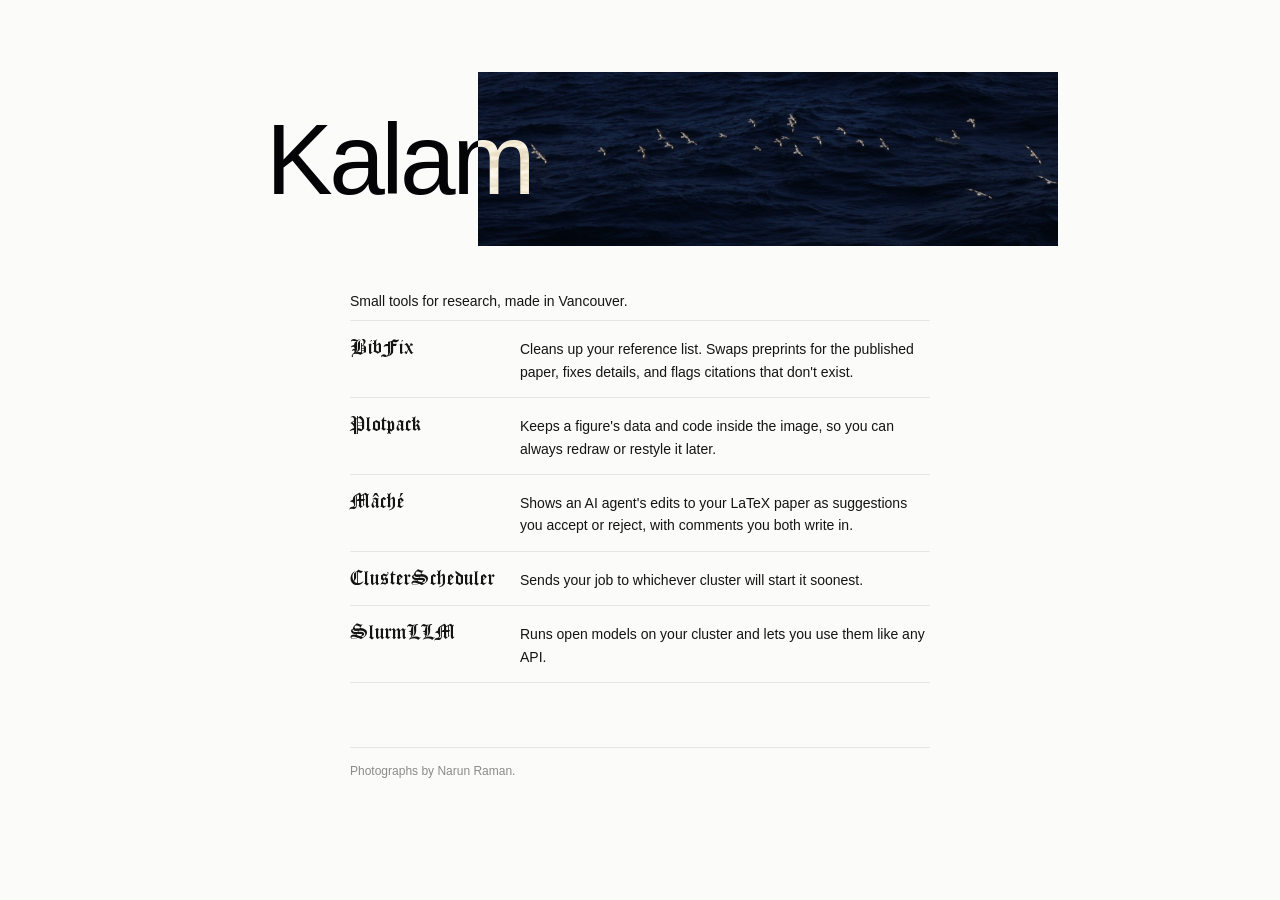
<file: index.html>
<!doctype html>
<html lang="en">
<head>
  <meta charset="utf-8">
  <meta name="viewport" content="width=device-width, initial-scale=1">
  <title>Kalam</title>
  <link rel="preconnect" href="https://fonts.googleapis.com">
  <link rel="preconnect" href="https://fonts.gstatic.com" crossorigin>
  <link rel="stylesheet" href="https://fonts.googleapis.com/css2?family=Grenze+Gotisch:wght@400..600&display=swap">
  <link rel="icon" href="/static/icons/kalam.svg" type="image/svg+xml">
  <link rel="icon" href="/static/icons/kalam-32.png" sizes="32x32" type="image/png">
  <link rel="apple-touch-icon" href="/static/icons/apple-touch-icon.png">
  <link rel="stylesheet" href="/static/css/style.css">
  <style>.back:not(.on) { opacity: 0; visibility: hidden; }</style>
</head>
<body>



<div class="page">
  
  <header class="head home">
    <a class="wordmark" href="/">Kalam</a>
    <img class="head-photo" src="/static/img/birds-xpan.jpg" alt="">
  </header>
  

  

  
    
  

  
<section class="section">
  <h2 class="lead">Small tools for research, made in Vancouver.</h2>
  <div class="rows tools linked">
    
    <a class="row" href="/bibfix/">
      <span class="name">BibFix</span><span class="v">Cleans up your reference list. Swaps preprints for the published paper, fixes details, and flags citations that don&#39;t exist.</span>
    </a>
    
    <a class="row" href="/plotpack/">
      <span class="name">Plotpack</span><span class="v">Keeps a figure&#39;s data and code inside the image, so you can always redraw or restyle it later.</span>
    </a>
    
    <a class="row" href="/mache/">
      <span class="name">Mâché</span><span class="v">Shows an AI agent&#39;s edits to your LaTeX paper as suggestions you accept or reject, with comments you both write in.</span>
    </a>
    
    <a class="row" href="/rclust/">
      <span class="name">ClusterScheduler</span><span class="v">Sends your job to whichever cluster will start it soonest.</span>
    </a>
    
    <a class="row" href="/slurmllm/">
      <span class="name">SlurmLLM</span><span class="v">Runs open models on your cluster and lets you use them like any API.</span>
    </a>
    
  </div>
</section>




  <footer class="foot">
    <p>Photographs by Narun Raman.</p>
  </footer>
</div>
<script>
// copy one line of code; the button says "copied" until the next click elsewhere
document.addEventListener("click", function (e) {
  var b = e.target.closest && e.target.closest("button.cp");
  if (!b) return;
  navigator.clipboard.writeText(b.getAttribute("data-copy")).then(function () {
    document.querySelectorAll("button.cp.done").forEach(function (x) { x.classList.remove("done"); x.textContent = "copy"; });
    b.classList.add("done"); b.textContent = "copied";
  });
});
</script>
<script>
// project pages: as the header scrolls away the photo slides left across the wordmark, and once
// the header is gone a small "back to Kalam" mark appears top left
(function () {
  var back = document.querySelector(".back"), head = document.querySelector(".head.home");
  if (!back || !head) return;
  var photo = head.querySelector(".head-photo"), word = head.querySelector(".wordmark");
  var still = window.matchMedia("(prefers-reduced-motion: reduce)");
  var queued = false;
  function update() {
    queued = false;
    var bottom = head.getBoundingClientRect().bottom, end = bottom + window.scrollY;
    var p = Math.min(1, Math.max(0, window.scrollY / end));
    photo.style.transform = still.matches ? "" : "translateX(" + (-p * word.offsetWidth).toFixed(1) + "px)";
    back.classList.toggle("on", bottom < 0);
  }
  window.addEventListener("scroll", function () { if (!queued) { queued = true; requestAnimationFrame(update); } }, { passive: true });
  window.addEventListener("resize", update);
  update();
})();
</script>

</body>
</html>
</file>
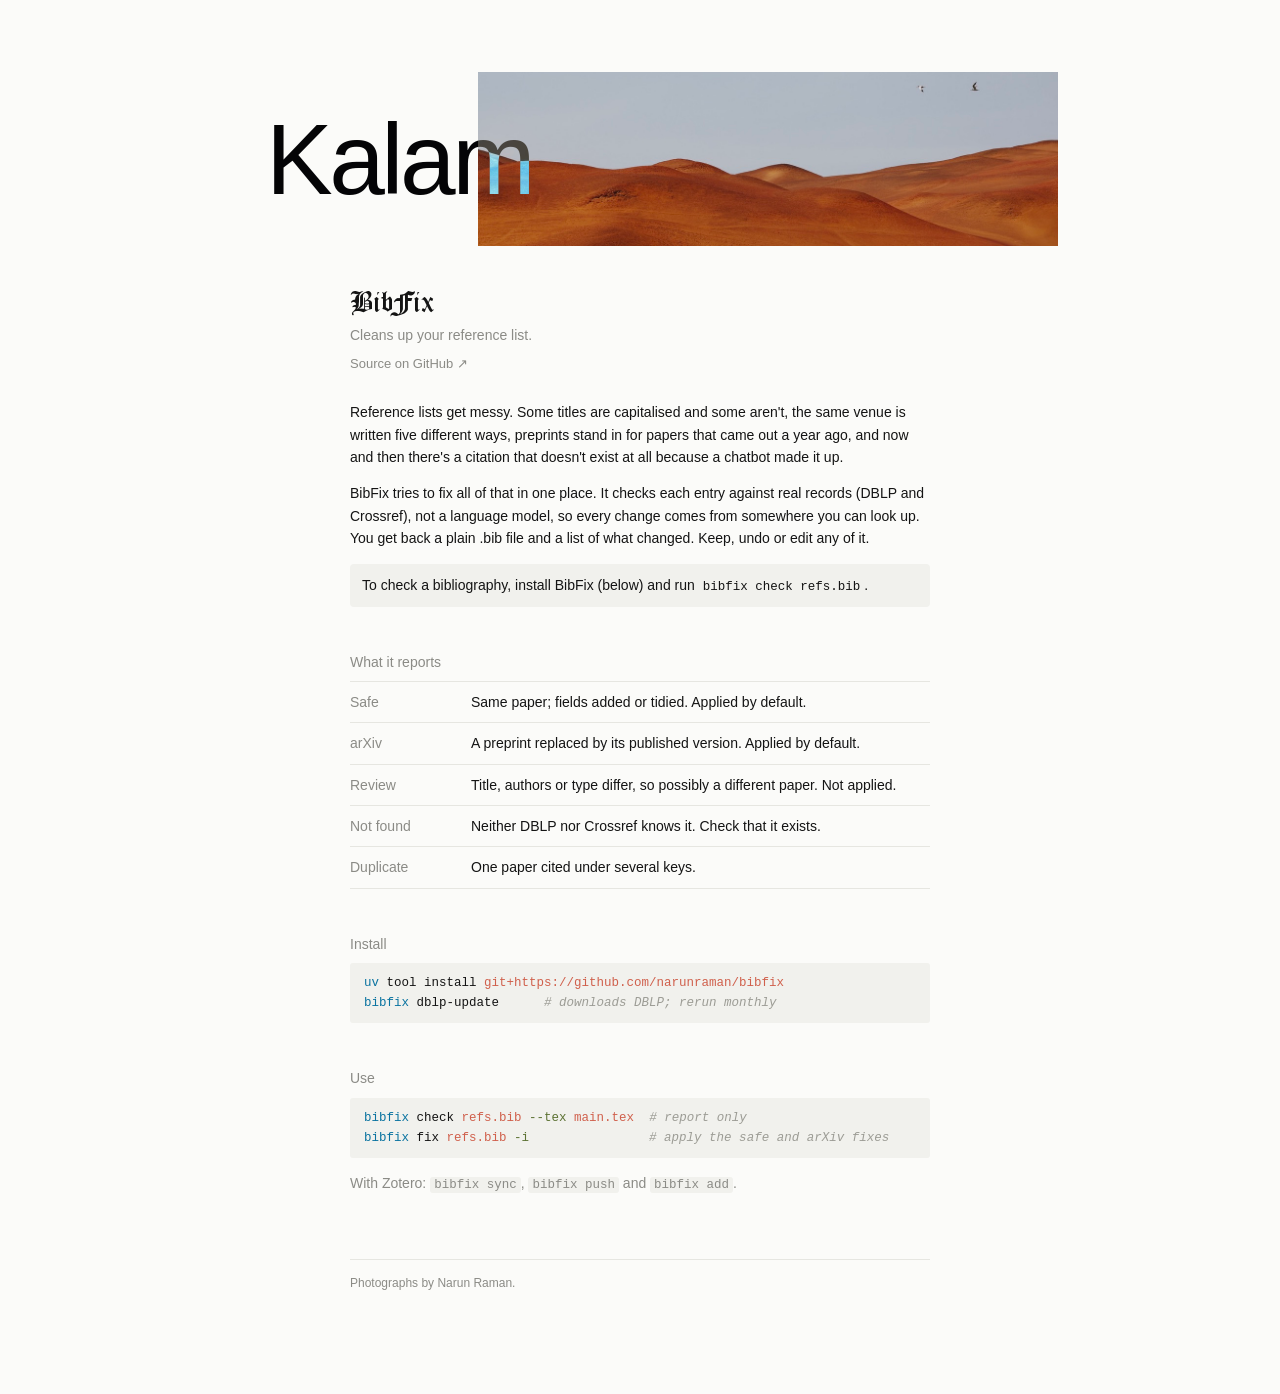
<file: bibfix/index.html>
<!doctype html>
<html lang="en">
<head>
  <meta charset="utf-8">
  <meta name="viewport" content="width=device-width, initial-scale=1">
  <title>BibFix · Kalam</title>
  <link rel="preconnect" href="https://fonts.googleapis.com">
  <link rel="preconnect" href="https://fonts.gstatic.com" crossorigin>
  <link rel="stylesheet" href="https://fonts.googleapis.com/css2?family=Grenze+Gotisch:wght@400..600&display=swap">
  <link rel="icon" href="/static/icons/kalam.svg" type="image/svg+xml">
  <link rel="icon" href="/static/icons/kalam-32.png" sizes="32x32" type="image/png">
  <link rel="apple-touch-icon" href="/static/icons/apple-touch-icon.png">
  <link rel="stylesheet" href="/static/css/style.css">
  <style>.back:not(.on) { opacity: 0; visibility: hidden; }</style>
</head>
<body>



<div class="page">
  
  <header class="head home">
    <a class="wordmark" href="/">Kalam</a>
    <img class="head-photo" src="/static/img/dunes-wide.jpg" alt="">
  </header>
  
  <a class="back" href="/" aria-label="Back to Kalam">
    <span class="dot" style="background-image: url('/static/img/dunes-wide.jpg')">
      <svg width="16" height="16" viewBox="0 0 16 16" aria-hidden="true"><path d="M9.5 3.5 5 8l4.5 4.5"/></svg></span>
    <span class="back-word">Kalam</span>
  </a>
  

  

  
    
  

  
<div class="project-head">
  <h1 class="title project">BibFix</h1>
  <p class="sub">Cleans up your reference list.</p>
  <p class="repo-link"><a href="https://github.com/narunraman/bibfix">Source on GitHub ↗</a></p>
</div>

<p>Reference lists get messy. Some titles are capitalised and some aren't, the same venue is written five
  different ways, preprints stand in for papers that came out a year ago, and now and then there's a
  citation that doesn't exist at all because a chatbot made it up.</p>
<p>BibFix tries to fix all of that in one place. It checks each entry against real records (DBLP and
  Crossref), not a language model, so every change comes from somewhere you can look up. You get back a
  plain .bib file and a list of what changed. Keep, undo or edit any of it.</p>

<p class="note">To check a bibliography, install BibFix (below) and run <code>bibfix check refs.bib</code>.</p>

<section class="section">
  <h2>What it reports</h2>
  <div class="rows two">
    <div class="row"><span class="k">Safe</span><span class="v">Same paper; fields added or tidied. Applied by default.</span></div>
    <div class="row"><span class="k">arXiv</span><span class="v">A preprint replaced by its published version. Applied by default.</span></div>
    <div class="row"><span class="k">Review</span><span class="v">Title, authors or type differ, so possibly a different paper. Not applied.</span></div>
    <div class="row"><span class="k">Not found</span><span class="v">Neither DBLP nor Crossref knows it. Check that it exists.</span></div>
    <div class="row"><span class="k">Duplicate</span><span class="v">One paper cited under several keys.</span></div>
  </div>
</section>

<section class="section">
  <h2>Install</h2>
<pre class="code lang-sh"><span class="ln"><span class="hl-cmd">uv</span> tool install <span class="hl-str">git+https://github.com/narunraman/bibfix</span><button type="button" class="cp" data-copy="uv tool install git+https://github.com/narunraman/bibfix">copy</button></span><span class="ln"><span class="hl-cmd">bibfix</span> dblp-update      <span class="hl-com"># downloads DBLP; rerun monthly</span><button type="button" class="cp" data-copy="bibfix dblp-update">copy</button></span></pre>
</section>

<section class="section">
  <h2>Use</h2>
<pre class="code lang-sh"><span class="ln"><span class="hl-cmd">bibfix</span> check <span class="hl-str">refs.bib</span> <span class="hl-flag">--tex</span> <span class="hl-str">main.tex</span>  <span class="hl-com"># report only</span><button type="button" class="cp" data-copy="bibfix check refs.bib --tex main.tex">copy</button></span><span class="ln"><span class="hl-cmd">bibfix</span> fix <span class="hl-str">refs.bib</span> <span class="hl-flag">-i</span>                <span class="hl-com"># apply the safe and arXiv fixes</span><button type="button" class="cp" data-copy="bibfix fix refs.bib -i">copy</button></span></pre>
  <p class="grey">With Zotero: <code>bibfix sync</code>, <code>bibfix push</code> and <code>bibfix add</code>.</p>
</section>


  <footer class="foot">
    <p>Photographs by Narun Raman.</p>
  </footer>
</div>
<script>
// copy one line of code; the button says "copied" until the next click elsewhere
document.addEventListener("click", function (e) {
  var b = e.target.closest && e.target.closest("button.cp");
  if (!b) return;
  navigator.clipboard.writeText(b.getAttribute("data-copy")).then(function () {
    document.querySelectorAll("button.cp.done").forEach(function (x) { x.classList.remove("done"); x.textContent = "copy"; });
    b.classList.add("done"); b.textContent = "copied";
  });
});
</script>
<script>
// project pages: as the header scrolls away the photo slides left across the wordmark, and once
// the header is gone a small "back to Kalam" mark appears top left
(function () {
  var back = document.querySelector(".back"), head = document.querySelector(".head.home");
  if (!back || !head) return;
  var photo = head.querySelector(".head-photo"), word = head.querySelector(".wordmark");
  var still = window.matchMedia("(prefers-reduced-motion: reduce)");
  var queued = false;
  function update() {
    queued = false;
    var bottom = head.getBoundingClientRect().bottom, end = bottom + window.scrollY;
    var p = Math.min(1, Math.max(0, window.scrollY / end));
    photo.style.transform = still.matches ? "" : "translateX(" + (-p * word.offsetWidth).toFixed(1) + "px)";
    back.classList.toggle("on", bottom < 0);
  }
  window.addEventListener("scroll", function () { if (!queued) { queued = true; requestAnimationFrame(update); } }, { passive: true });
  window.addEventListener("resize", update);
  update();
})();
</script>

</body>
</html>
</file>
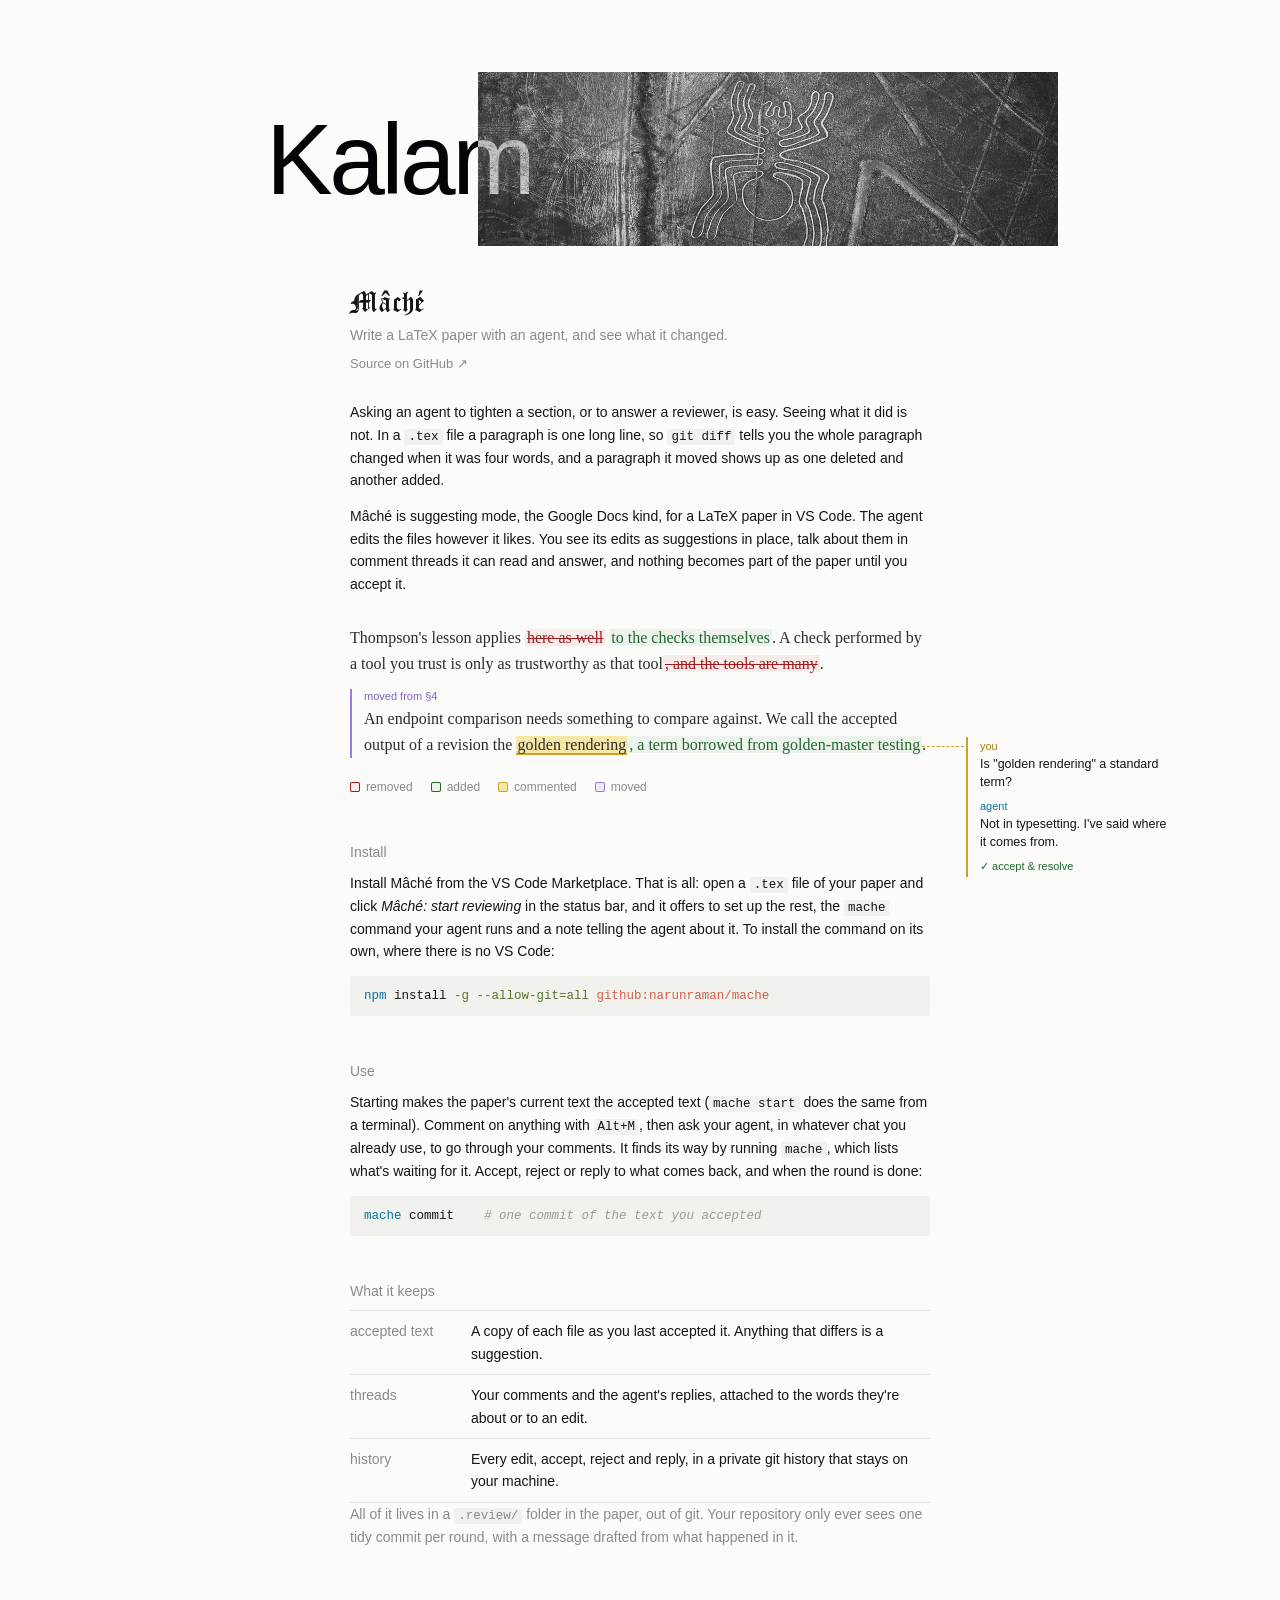
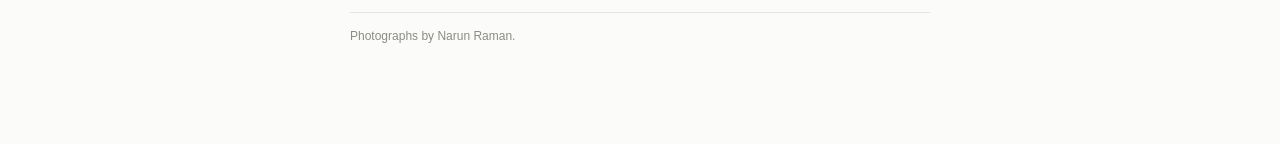
<file: mache/index.html>
<!doctype html>
<html lang="en">
<head>
  <meta charset="utf-8">
  <meta name="viewport" content="width=device-width, initial-scale=1">
  <title>Mâché · Kalam</title>
  <link rel="preconnect" href="https://fonts.googleapis.com">
  <link rel="preconnect" href="https://fonts.gstatic.com" crossorigin>
  <link rel="stylesheet" href="https://fonts.googleapis.com/css2?family=Grenze+Gotisch:wght@400..600&display=swap">
  <link rel="icon" href="/static/icons/kalam.svg" type="image/svg+xml">
  <link rel="icon" href="/static/icons/kalam-32.png" sizes="32x32" type="image/png">
  <link rel="apple-touch-icon" href="/static/icons/apple-touch-icon.png">
  <link rel="stylesheet" href="/static/css/style.css">
  <style>.back:not(.on) { opacity: 0; visibility: hidden; }</style>
</head>
<body>



<div class="page">
  
  <header class="head home">
    <a class="wordmark" href="/">Kalam</a>
    <img class="head-photo" src="/static/img/spider-wide.jpg" alt="">
  </header>
  
  <a class="back" href="/" aria-label="Back to Kalam">
    <span class="dot" style="background-image: url('/static/img/spider-wide.jpg')">
      <svg width="16" height="16" viewBox="0 0 16 16" aria-hidden="true"><path d="M9.5 3.5 5 8l4.5 4.5"/></svg></span>
    <span class="back-word">Kalam</span>
  </a>
  

  

  
    
  

  
<div class="project-head">
  <h1 class="title project">Mâché</h1>
  <p class="sub">Write a LaTeX paper with an agent, and see what it changed.</p>
  <p class="repo-link"><a href="https://github.com/narunraman/mache">Source on GitHub ↗</a></p>
</div>

<p>Asking an agent to tighten a section, or to answer a reviewer, is easy. Seeing what it did is not.
  In a <code>.tex</code> file a paragraph is one long line, so <code>git diff</code> tells you the
  whole paragraph changed when it was four words, and a paragraph it moved shows up as one deleted
  and another added.</p>
<p>Mâché is suggesting mode, the Google Docs kind, for a LaTeX paper in VS Code. The agent edits the
  files however it likes. You see its edits as suggestions in place, talk about them in comment
  threads it can read and answer, and nothing becomes part of the paper until you accept it.</p>

<figure class="proof" aria-label="An illustration of a marked-up paragraph: removed words in red, added words in green, a commented phrase in yellow with its thread in the margin">
  <div class="sheet">
    <p>Thompson's lesson applies <del>here as well</del> <ins>to the checks themselves</ins>. A check performed by a tool you trust is only as trustworthy as that tool<del>, and the tools are many</del>.</p>
    <p class="moved"><span class="moved-tag">moved from §4</span>An endpoint comparison needs something to compare against. We call the accepted output of a revision the <mark>golden rendering</mark><ins>, a term borrowed from golden-master testing</ins>.</p>
  </div>
  <div class="margin">
    <div class="note-card">
      <div class="who you">you</div>
      <p>Is "golden rendering" a standard term?</p>
      <div class="who agent">agent</div>
      <p>Not in typesetting. I've said where it comes from.</p>
      <div class="decision">✓ accept &amp; resolve</div>
    </div>
  </div>
</figure>
<p class="key"><span class="k-del">removed</span> <span class="k-add">added</span> <span class="k-note">commented</span> <span class="k-move">moved</span></p>

<section class="section">
  <h2>Install</h2>
  <p>Install <a href="https://marketplace.visualstudio.com/items?itemName=narunraman.mache">Mâché from the VS Code Marketplace</a>. That is all: open a <code>.tex</code> file of your paper and click <em>Mâché: start reviewing</em> in the status bar, and it offers to set up the rest, the <code>mache</code> command your agent runs and a note telling the agent about it. To install the command on its own, where there is no VS Code:</p>
<pre class="code lang-sh"><span class="ln"><span class="hl-cmd">npm</span> install <span class="hl-flag">-g</span> <span class="hl-flag">--allow-git=all</span> <span class="hl-str">github:narunraman/mache</span><button type="button" class="cp" data-copy="npm install -g --allow-git=all github:narunraman/mache">copy</button></span></pre>
</section>

<section class="section">
  <h2>Use</h2>
  <p>Starting makes the paper's current text the accepted text (<code>mache start</code> does the same from a terminal). Comment on anything with <code>Alt+M</code>, then ask your agent, in whatever chat you already use,
    to go through your comments. It finds its way by running <code>mache</code>, which lists what's
    waiting for it. Accept, reject or reply to what comes back, and when the round is done:</p>
<pre class="code lang-sh"><span class="ln"><span class="hl-cmd">mache</span> commit    <span class="hl-com"># one commit of the text you accepted</span><button type="button" class="cp" data-copy="mache commit">copy</button></span></pre>
</section>

<section class="section">
  <h2>What it keeps</h2>
  <div class="rows two">
    <div class="row"><span class="k">accepted text</span><span class="v">A copy of each file as you last accepted it. Anything that differs is a suggestion.</span></div>
    <div class="row"><span class="k">threads</span><span class="v">Your comments and the agent's replies, attached to the words they're about or to an edit.</span></div>
    <div class="row"><span class="k">history</span><span class="v">Every edit, accept, reject and reply, in a private git history that stays on your machine.</span></div>
  </div>
  <p class="grey">All of it lives in a <code>.review/</code> folder in the paper, out of git. Your repository only
    ever sees one tidy commit per round, with a message drafted from what happened in it.</p>
</section>


  <footer class="foot">
    <p>Photographs by Narun Raman.</p>
  </footer>
</div>
<script>
// copy one line of code; the button says "copied" until the next click elsewhere
document.addEventListener("click", function (e) {
  var b = e.target.closest && e.target.closest("button.cp");
  if (!b) return;
  navigator.clipboard.writeText(b.getAttribute("data-copy")).then(function () {
    document.querySelectorAll("button.cp.done").forEach(function (x) { x.classList.remove("done"); x.textContent = "copy"; });
    b.classList.add("done"); b.textContent = "copied";
  });
});
</script>
<script>
// project pages: as the header scrolls away the photo slides left across the wordmark, and once
// the header is gone a small "back to Kalam" mark appears top left
(function () {
  var back = document.querySelector(".back"), head = document.querySelector(".head.home");
  if (!back || !head) return;
  var photo = head.querySelector(".head-photo"), word = head.querySelector(".wordmark");
  var still = window.matchMedia("(prefers-reduced-motion: reduce)");
  var queued = false;
  function update() {
    queued = false;
    var bottom = head.getBoundingClientRect().bottom, end = bottom + window.scrollY;
    var p = Math.min(1, Math.max(0, window.scrollY / end));
    photo.style.transform = still.matches ? "" : "translateX(" + (-p * word.offsetWidth).toFixed(1) + "px)";
    back.classList.toggle("on", bottom < 0);
  }
  window.addEventListener("scroll", function () { if (!queued) { queued = true; requestAnimationFrame(update); } }, { passive: true });
  window.addEventListener("resize", update);
  update();
})();
</script>

</body>
</html>
</file>
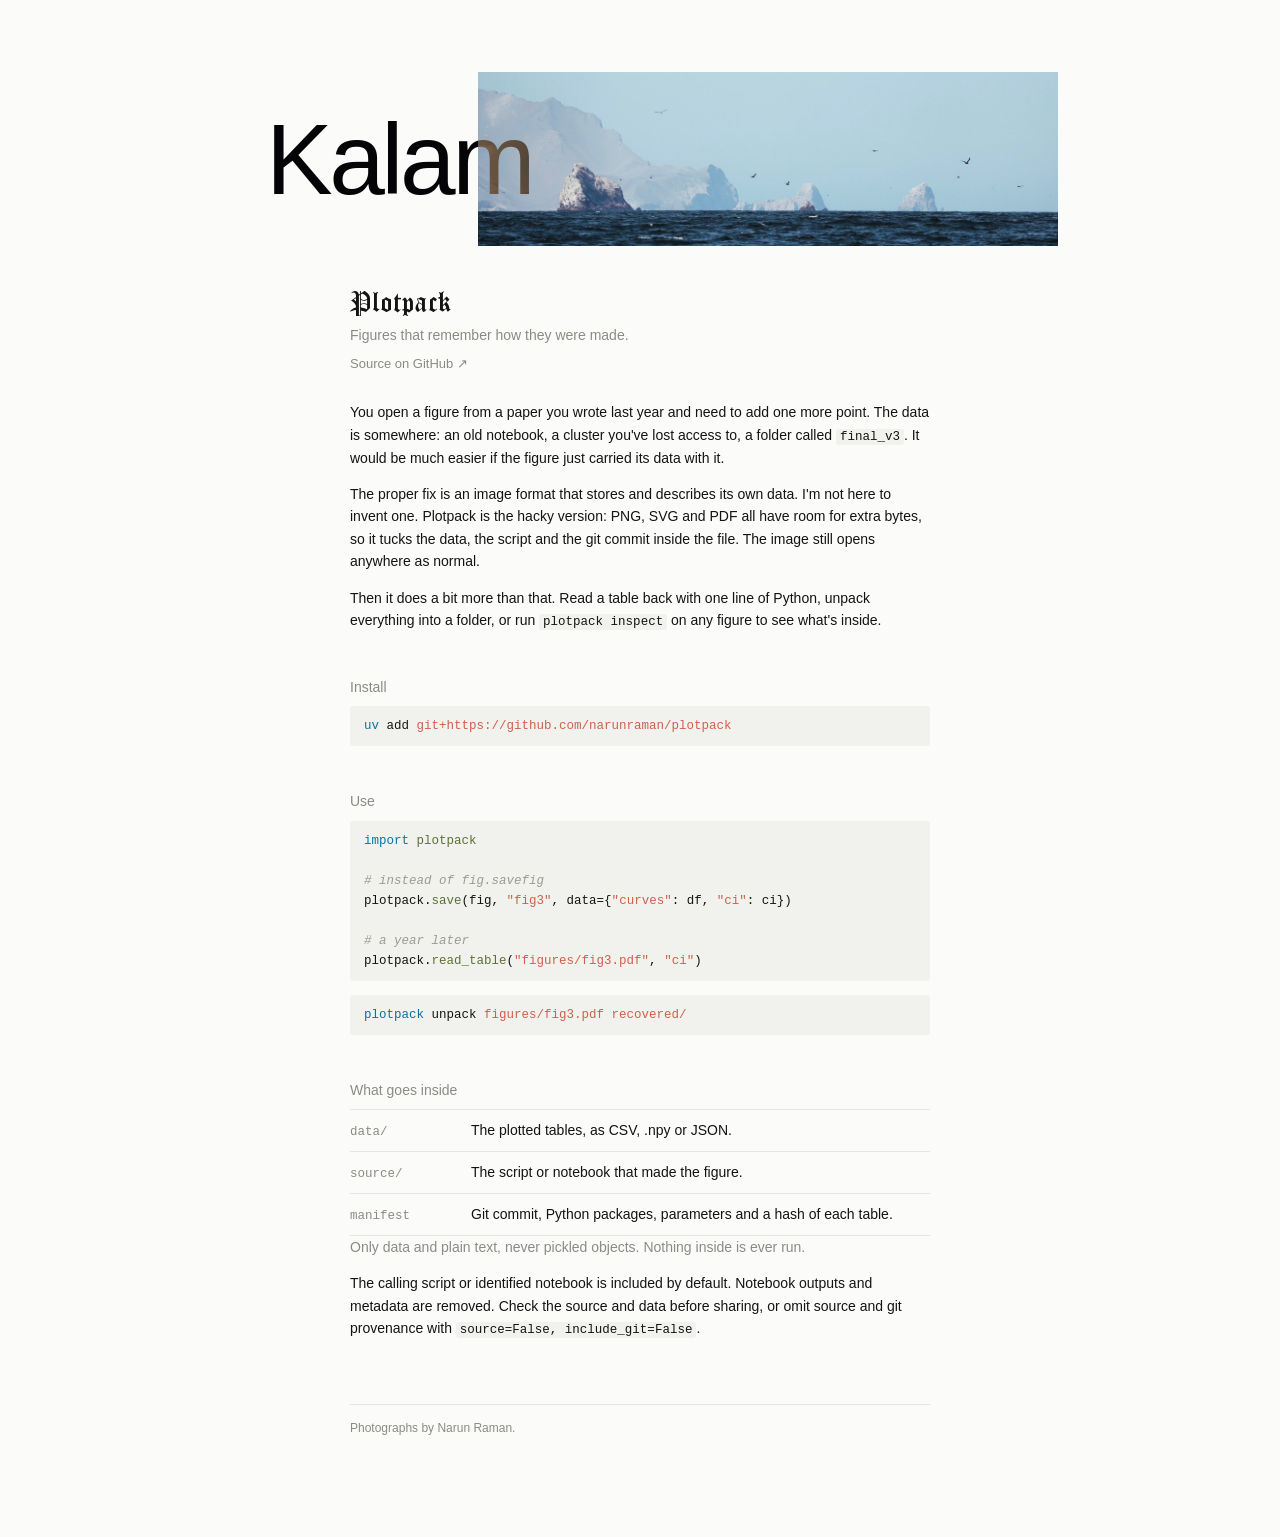
<file: plotpack/index.html>
<!doctype html>
<html lang="en">
<head>
  <meta charset="utf-8">
  <meta name="viewport" content="width=device-width, initial-scale=1">
  <title>Plotpack · Kalam</title>
  <link rel="preconnect" href="https://fonts.googleapis.com">
  <link rel="preconnect" href="https://fonts.gstatic.com" crossorigin>
  <link rel="stylesheet" href="https://fonts.googleapis.com/css2?family=Grenze+Gotisch:wght@400..600&display=swap">
  <link rel="icon" href="/static/icons/kalam.svg" type="image/svg+xml">
  <link rel="icon" href="/static/icons/kalam-32.png" sizes="32x32" type="image/png">
  <link rel="apple-touch-icon" href="/static/icons/apple-touch-icon.png">
  <link rel="stylesheet" href="/static/css/style.css">
  <style>.back:not(.on) { opacity: 0; visibility: hidden; }</style>
</head>
<body>



<div class="page">
  
  <header class="head home">
    <a class="wordmark" href="/">Kalam</a>
    <img class="head-photo" src="/static/img/islands-wide.jpg" alt="">
  </header>
  
  <a class="back" href="/" aria-label="Back to Kalam">
    <span class="dot" style="background-image: url('/static/img/islands-wide.jpg')">
      <svg width="16" height="16" viewBox="0 0 16 16" aria-hidden="true"><path d="M9.5 3.5 5 8l4.5 4.5"/></svg></span>
    <span class="back-word">Kalam</span>
  </a>
  

  

  
    
  

  
<div class="project-head">
  <h1 class="title project">Plotpack</h1>
  <p class="sub">Figures that remember how they were made.</p>
  <p class="repo-link"><a href="https://github.com/narunraman/plotpack">Source on GitHub ↗</a></p>
</div>

<p>You open a figure from a paper you wrote last year and need to add one more point. The data is
  somewhere: an old notebook, a cluster you've lost access to, a folder called <code>final_v3</code>. It
  would be much easier if the figure just carried its data with it.</p>
<p>The proper fix is an image format that stores and describes its own data. I'm not here to invent
  one. Plotpack is the hacky version: PNG, SVG and PDF all have room for extra bytes, so it tucks the
  data, the script and the git commit inside the file. The image still opens anywhere as normal.</p>
<p>Then it does a bit more than that. Read a table back with one line of Python, unpack everything into
  a folder, or run <code>plotpack inspect</code> on any figure to see what's inside.</p>

<section class="section">
  <h2>Install</h2>
<pre class="code lang-sh"><span class="ln"><span class="hl-cmd">uv</span> add <span class="hl-str">git+https://github.com/narunraman/plotpack</span><button type="button" class="cp" data-copy="uv add git+https://github.com/narunraman/plotpack">copy</button></span></pre>
</section>

<section class="section">
  <h2>Use</h2>
<pre class="code lang-py"><span class="ln"><span class="hl-kw">import</span> <span class="hl-fn">plotpack</span><button type="button" class="cp" data-copy="import plotpack">copy</button></span><span class="ln"> </span><span class="ln"><span class="hl-com"># instead of fig.savefig</span><button type="button" class="cp" data-copy="# instead of fig.savefig">copy</button></span><span class="ln">plotpack.<span class="hl-fn">save</span>(fig, <span class="hl-str">"</span><span class="hl-str">fig3</span><span class="hl-str">"</span>, data={<span class="hl-str">"</span><span class="hl-str">curves</span><span class="hl-str">"</span>: df, <span class="hl-str">"</span><span class="hl-str">ci</span><span class="hl-str">"</span>: ci})<button type="button" class="cp" data-copy="plotpack.save(fig, &quot;fig3&quot;, data={&quot;curves&quot;: df, &quot;ci&quot;: ci})">copy</button></span><span class="ln"> </span><span class="ln"><span class="hl-com"># a year later</span><button type="button" class="cp" data-copy="# a year later">copy</button></span><span class="ln">plotpack.<span class="hl-fn">read_table</span>(<span class="hl-str">"</span><span class="hl-str">figures/fig3.pdf</span><span class="hl-str">"</span>, <span class="hl-str">"</span><span class="hl-str">ci</span><span class="hl-str">"</span>)<button type="button" class="cp" data-copy="plotpack.read_table(&quot;figures/fig3.pdf&quot;, &quot;ci&quot;)">copy</button></span></pre>
<pre class="code lang-sh"><span class="ln"><span class="hl-cmd">plotpack</span> unpack <span class="hl-str">figures/fig3.pdf</span> <span class="hl-str">recovered/</span><button type="button" class="cp" data-copy="plotpack unpack figures/fig3.pdf recovered/">copy</button></span></pre>
</section>

<section class="section">
  <h2>What goes inside</h2>
  <div class="rows two">
    <div class="row"><span class="k"><code>data/</code></span><span class="v">The plotted tables, as CSV, .npy or JSON.</span></div>
    <div class="row"><span class="k"><code>source/</code></span><span class="v">The script or notebook that made the figure.</span></div>
    <div class="row"><span class="k"><code>manifest</code></span><span class="v">Git commit, Python packages, parameters and a hash of each table.</span></div>
  </div>
  <p class="grey">Only data and plain text, never pickled objects. Nothing inside is ever run.</p>
  <p>The calling script or identified notebook is included by default. Notebook outputs and
    metadata are removed. Check the source and data before sharing, or omit source and git
    provenance with <code>source=False, include_git=False</code>.</p>
</section>


  <footer class="foot">
    <p>Photographs by Narun Raman.</p>
  </footer>
</div>
<script>
// copy one line of code; the button says "copied" until the next click elsewhere
document.addEventListener("click", function (e) {
  var b = e.target.closest && e.target.closest("button.cp");
  if (!b) return;
  navigator.clipboard.writeText(b.getAttribute("data-copy")).then(function () {
    document.querySelectorAll("button.cp.done").forEach(function (x) { x.classList.remove("done"); x.textContent = "copy"; });
    b.classList.add("done"); b.textContent = "copied";
  });
});
</script>
<script>
// project pages: as the header scrolls away the photo slides left across the wordmark, and once
// the header is gone a small "back to Kalam" mark appears top left
(function () {
  var back = document.querySelector(".back"), head = document.querySelector(".head.home");
  if (!back || !head) return;
  var photo = head.querySelector(".head-photo"), word = head.querySelector(".wordmark");
  var still = window.matchMedia("(prefers-reduced-motion: reduce)");
  var queued = false;
  function update() {
    queued = false;
    var bottom = head.getBoundingClientRect().bottom, end = bottom + window.scrollY;
    var p = Math.min(1, Math.max(0, window.scrollY / end));
    photo.style.transform = still.matches ? "" : "translateX(" + (-p * word.offsetWidth).toFixed(1) + "px)";
    back.classList.toggle("on", bottom < 0);
  }
  window.addEventListener("scroll", function () { if (!queued) { queued = true; requestAnimationFrame(update); } }, { passive: true });
  window.addEventListener("resize", update);
  update();
})();
</script>

</body>
</html>
</file>
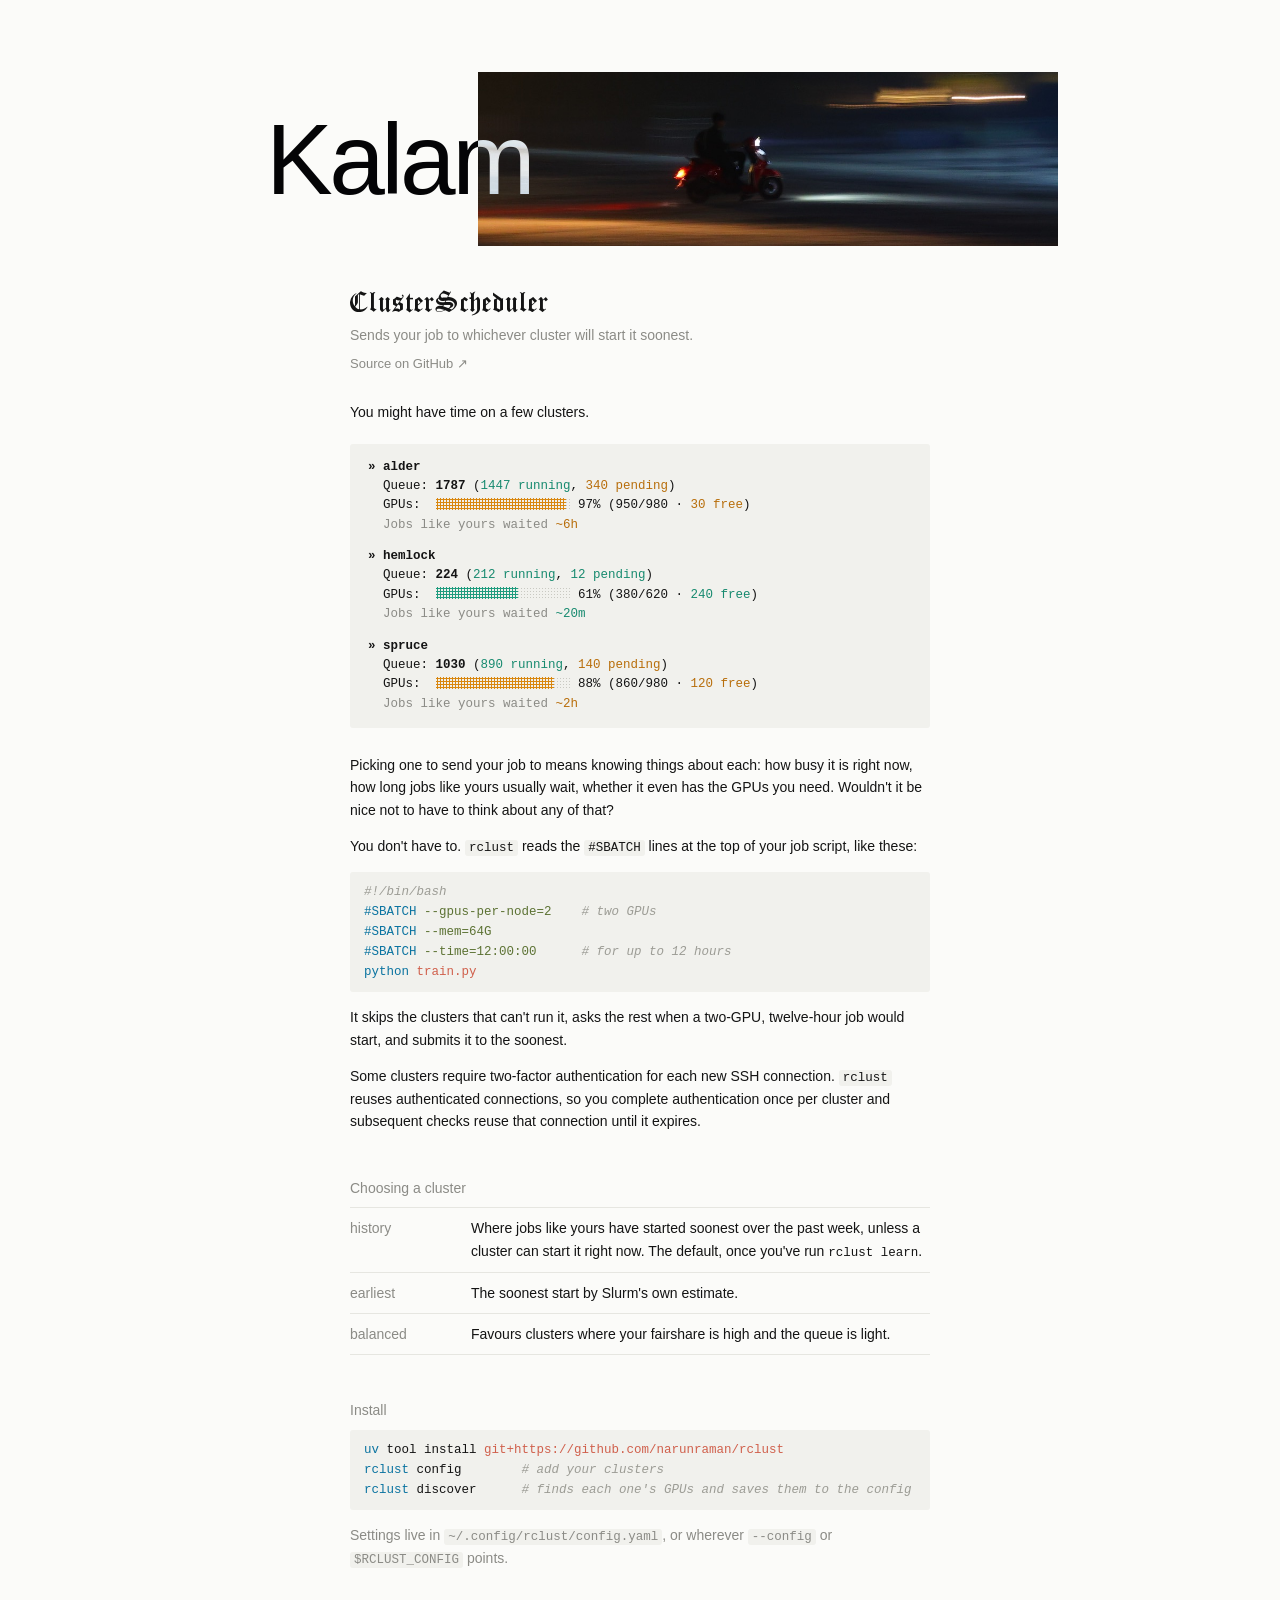
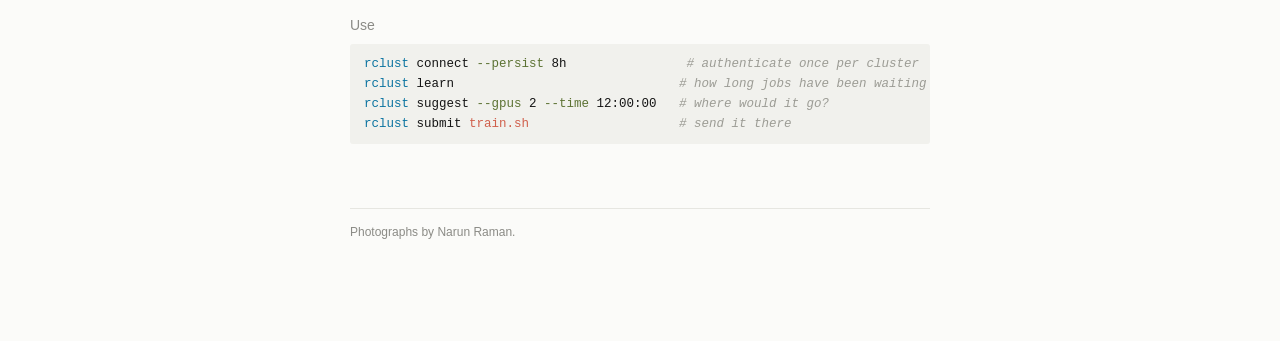
<file: rclust/index.html>
<!doctype html>
<html lang="en">
<head>
  <meta charset="utf-8">
  <meta name="viewport" content="width=device-width, initial-scale=1">
  <title>ClusterScheduler · Kalam</title>
  <link rel="preconnect" href="https://fonts.googleapis.com">
  <link rel="preconnect" href="https://fonts.gstatic.com" crossorigin>
  <link rel="stylesheet" href="https://fonts.googleapis.com/css2?family=Grenze+Gotisch:wght@400..600&display=swap">
  <link rel="icon" href="/static/icons/kalam.svg" type="image/svg+xml">
  <link rel="icon" href="/static/icons/kalam-32.png" sizes="32x32" type="image/png">
  <link rel="apple-touch-icon" href="/static/icons/apple-touch-icon.png">
  <link rel="stylesheet" href="/static/css/style.css">
  <style>.back:not(.on) { opacity: 0; visibility: hidden; }</style>
</head>
<body>



<div class="page">
  
  <header class="head home">
    <a class="wordmark" href="/">Kalam</a>
    <img class="head-photo" src="/static/img/scooter-wide.jpg" alt="">
  </header>
  
  <a class="back" href="/" aria-label="Back to Kalam">
    <span class="dot" style="background-image: url('/static/img/scooter-wide.jpg')">
      <svg width="16" height="16" viewBox="0 0 16 16" aria-hidden="true"><path d="M9.5 3.5 5 8l4.5 4.5"/></svg></span>
    <span class="back-word">Kalam</span>
  </a>
  

  

  
    
  

  
<div class="project-head">
  <h1 class="title project">ClusterScheduler</h1>
  <p class="sub">Sends your job to whichever cluster will start it soonest.</p>
  <p class="repo-link"><a href="https://github.com/narunraman/rclust">Source on GitHub ↗</a></p>
</div>

<p>You might have time on a few clusters.</p>

<div class="term" role="img" aria-label="Three clusters: alder is nearly full with a long queue, hemlock has GPUs free, spruce is in between">
  
  
  <div class="t-block"><span class="t-h">» alder</span>
  Queue: <b>1787</b> (<span class="t-ok">1447 running</span>, <span class="t-warn">340 pending</span>)
  GPUs:  <span class="t-bar"><i class="warn" style="width: 97%"></i></span> 97% (950/980 · <span class="t-warn">30 free</span>)
  <span class="t-dim">Jobs like yours waited</span> <span class="t-warn">~6h</span></div>
  
  
  <div class="t-block"><span class="t-h">» hemlock</span>
  Queue: <b>224</b> (<span class="t-ok">212 running</span>, <span class="t-ok">12 pending</span>)
  GPUs:  <span class="t-bar"><i class="ok" style="width: 61%"></i></span> 61% (380/620 · <span class="t-ok">240 free</span>)
  <span class="t-dim">Jobs like yours waited</span> <span class="t-ok">~20m</span></div>
  
  
  <div class="t-block"><span class="t-h">» spruce</span>
  Queue: <b>1030</b> (<span class="t-ok">890 running</span>, <span class="t-warn">140 pending</span>)
  GPUs:  <span class="t-bar"><i class="warn" style="width: 88%"></i></span> 88% (860/980 · <span class="t-warn">120 free</span>)
  <span class="t-dim">Jobs like yours waited</span> <span class="t-warn">~2h</span></div>
</div>

<p>Picking one to send your job to means knowing things about each: how busy it is right now, how long
  jobs like yours usually wait, whether it even has the GPUs you need. Wouldn't it be nice not to have
  to think about any of that?</p>
<p>You don't have to. <code>rclust</code> reads the <code>#SBATCH</code> lines at the top of your job script, like these:</p>
<pre class="code lang-sh"><span class="ln"><span class="hl-com">#!/bin/bash</span></span><span class="ln"><span class="hl-cmd">#SBATCH</span> <span class="hl-flag">--gpus-per-node=2</span>    <span class="hl-com"># two GPUs</span></span><span class="ln"><span class="hl-cmd">#SBATCH</span> <span class="hl-flag">--mem=64G</span></span><span class="ln"><span class="hl-cmd">#SBATCH</span> <span class="hl-flag">--time=12:00:00</span>      <span class="hl-com"># for up to 12 hours</span></span><span class="ln"><span class="hl-cmd">python</span> <span class="hl-str">train.py</span></span></pre>
<p>It skips the clusters that can't run it, asks the rest when a two-GPU, twelve-hour job would start,
  and submits it to the soonest.</p>

<p>Some clusters require two-factor authentication for each new SSH connection.
  <code>rclust</code> reuses authenticated connections, so you complete authentication once per
  cluster and subsequent checks reuse that connection until it expires.</p>

<section class="section">
  <h2>Choosing a cluster</h2>
  <div class="rows two">
    <div class="row"><span class="k">history</span><span class="v">Where jobs like yours have started soonest over the past week, unless a cluster can start it right now. The default, once you've run <code>rclust learn</code>.</span></div>
    <div class="row"><span class="k">earliest</span><span class="v">The soonest start by Slurm's own estimate.</span></div>
    <div class="row"><span class="k">balanced</span><span class="v">Favours clusters where your fairshare is high and the queue is light.</span></div>
  </div>
</section>

<section class="section">
  <h2>Install</h2>
<pre class="code lang-sh"><span class="ln"><span class="hl-cmd">uv</span> tool install <span class="hl-str">git+https://github.com/narunraman/rclust</span><button type="button" class="cp" data-copy="uv tool install git+https://github.com/narunraman/rclust">copy</button></span><span class="ln"><span class="hl-cmd">rclust</span> config        <span class="hl-com"># add your clusters</span><button type="button" class="cp" data-copy="rclust config">copy</button></span><span class="ln"><span class="hl-cmd">rclust</span> discover      <span class="hl-com"># finds each one's GPUs and saves them to the config</span><button type="button" class="cp" data-copy="rclust discover">copy</button></span></pre>
  <p class="grey">Settings live in <code>~/.config/rclust/config.yaml</code>, or wherever <code>--config</code> or <code>$RCLUST_CONFIG</code> points.</p>
</section>

<section class="section">
  <h2>Use</h2>
<pre class="code lang-sh"><span class="ln"><span class="hl-cmd">rclust</span> connect <span class="hl-flag">--persist</span> 8h                <span class="hl-com"># authenticate once per cluster</span><button type="button" class="cp" data-copy="rclust connect --persist 8h">copy</button></span><span class="ln"><span class="hl-cmd">rclust</span> learn                              <span class="hl-com"># how long jobs have been waiting</span><button type="button" class="cp" data-copy="rclust learn">copy</button></span><span class="ln"><span class="hl-cmd">rclust</span> suggest <span class="hl-flag">--gpus</span> 2 <span class="hl-flag">--time</span> 12:00:00   <span class="hl-com"># where would it go?</span><button type="button" class="cp" data-copy="rclust suggest --gpus 2 --time 12:00:00">copy</button></span><span class="ln"><span class="hl-cmd">rclust</span> submit <span class="hl-str">train.sh</span>                    <span class="hl-com"># send it there</span><button type="button" class="cp" data-copy="rclust submit train.sh">copy</button></span></pre>
</section>


  <footer class="foot">
    <p>Photographs by Narun Raman.</p>
  </footer>
</div>
<script>
// copy one line of code; the button says "copied" until the next click elsewhere
document.addEventListener("click", function (e) {
  var b = e.target.closest && e.target.closest("button.cp");
  if (!b) return;
  navigator.clipboard.writeText(b.getAttribute("data-copy")).then(function () {
    document.querySelectorAll("button.cp.done").forEach(function (x) { x.classList.remove("done"); x.textContent = "copy"; });
    b.classList.add("done"); b.textContent = "copied";
  });
});
</script>
<script>
// project pages: as the header scrolls away the photo slides left across the wordmark, and once
// the header is gone a small "back to Kalam" mark appears top left
(function () {
  var back = document.querySelector(".back"), head = document.querySelector(".head.home");
  if (!back || !head) return;
  var photo = head.querySelector(".head-photo"), word = head.querySelector(".wordmark");
  var still = window.matchMedia("(prefers-reduced-motion: reduce)");
  var queued = false;
  function update() {
    queued = false;
    var bottom = head.getBoundingClientRect().bottom, end = bottom + window.scrollY;
    var p = Math.min(1, Math.max(0, window.scrollY / end));
    photo.style.transform = still.matches ? "" : "translateX(" + (-p * word.offsetWidth).toFixed(1) + "px)";
    back.classList.toggle("on", bottom < 0);
  }
  window.addEventListener("scroll", function () { if (!queued) { queued = true; requestAnimationFrame(update); } }, { passive: true });
  window.addEventListener("resize", update);
  update();
})();
</script>

</body>
</html>
</file>
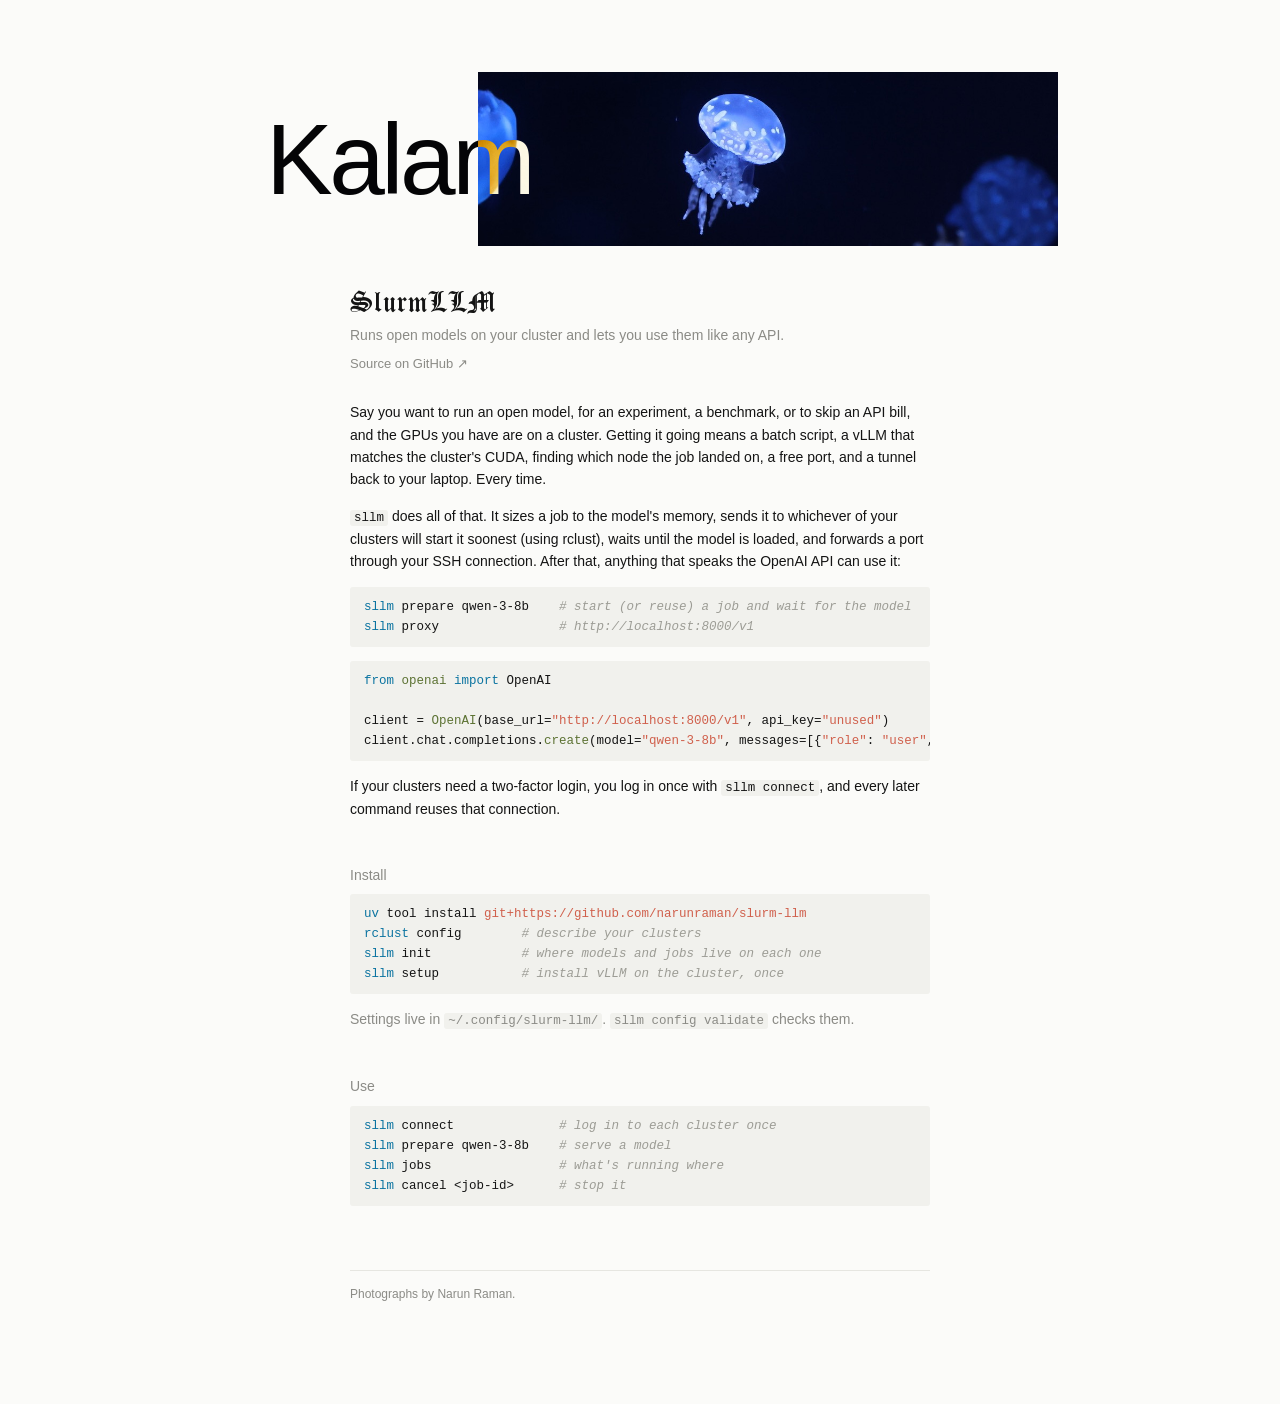
<file: slurmllm/index.html>
<!doctype html>
<html lang="en">
<head>
  <meta charset="utf-8">
  <meta name="viewport" content="width=device-width, initial-scale=1">
  <title>SlurmLLM · Kalam</title>
  <link rel="preconnect" href="https://fonts.googleapis.com">
  <link rel="preconnect" href="https://fonts.gstatic.com" crossorigin>
  <link rel="stylesheet" href="https://fonts.googleapis.com/css2?family=Grenze+Gotisch:wght@400..600&display=swap">
  <link rel="icon" href="/static/icons/kalam.svg" type="image/svg+xml">
  <link rel="icon" href="/static/icons/kalam-32.png" sizes="32x32" type="image/png">
  <link rel="apple-touch-icon" href="/static/icons/apple-touch-icon.png">
  <link rel="stylesheet" href="/static/css/style.css">
  <style>.back:not(.on) { opacity: 0; visibility: hidden; }</style>
</head>
<body>



<div class="page">
  
  <header class="head home">
    <a class="wordmark" href="/">Kalam</a>
    <img class="head-photo" src="/static/img/jellyfish-wide.jpg" alt="">
  </header>
  
  <a class="back" href="/" aria-label="Back to Kalam">
    <span class="dot" style="background-image: url('/static/img/jellyfish-wide.jpg'); background-position: 42% center">
      <svg width="16" height="16" viewBox="0 0 16 16" aria-hidden="true"><path d="M9.5 3.5 5 8l4.5 4.5"/></svg></span>
    <span class="back-word">Kalam</span>
  </a>
  

  

  
    
  

  
<div class="project-head">
  <h1 class="title project">SlurmLLM</h1>
  <p class="sub">Runs open models on your cluster and lets you use them like any API.</p>
  <p class="repo-link"><a href="https://github.com/narunraman/slurm-llm">Source on GitHub ↗</a></p>
</div>

<p>Say you want to run an open model, for an experiment, a benchmark, or to skip an API bill, and the
  GPUs you have are on a cluster. Getting it going means a batch script, a vLLM that matches the
  cluster's CUDA, finding which node the job landed on, a free port, and a tunnel back to your
  laptop. Every time.</p>
<p><code>sllm</code> does all of that. It sizes a job to the model's memory, sends it to whichever of
  your clusters will start it soonest (using <a href="/rclust/">rclust</a>),
  waits until the model is loaded, and forwards a port through your SSH connection. After that,
  anything that speaks the OpenAI API can use it:</p>
<pre class="code lang-sh"><span class="ln"><span class="hl-cmd">sllm</span> prepare qwen-3-8b    <span class="hl-com"># start (or reuse) a job and wait for the model</span><button type="button" class="cp" data-copy="sllm prepare qwen-3-8b">copy</button></span><span class="ln"><span class="hl-cmd">sllm</span> proxy                <span class="hl-com"># http://localhost:8000/v1</span><button type="button" class="cp" data-copy="sllm proxy">copy</button></span></pre>
<pre class="code lang-py"><span class="ln"><span class="hl-kw">from</span> <span class="hl-fn">openai</span> <span class="hl-kw">import</span> OpenAI<button type="button" class="cp" data-copy="from openai import OpenAI">copy</button></span><span class="ln"> </span><span class="ln">client = <span class="hl-fn">OpenAI</span>(base_url=<span class="hl-str">"</span><span class="hl-str">http://localhost:8000/v1</span><span class="hl-str">"</span>, api_key=<span class="hl-str">"</span><span class="hl-str">unused</span><span class="hl-str">"</span>)<button type="button" class="cp" data-copy="client = OpenAI(base_url=&quot;http://localhost:8000/v1&quot;, api_key=&quot;unused&quot;)">copy</button></span><span class="ln">client.chat.completions.<span class="hl-fn">create</span>(model=<span class="hl-str">"</span><span class="hl-str">qwen-3-8b</span><span class="hl-str">"</span>, messages=[{<span class="hl-str">"</span><span class="hl-str">role</span><span class="hl-str">"</span>: <span class="hl-str">"</span><span class="hl-str">user</span><span class="hl-str">"</span>, <span class="hl-str">"</span><span class="hl-str">content</span><span class="hl-str">"</span>: <span class="hl-str">"</span><span class="hl-str">Hello!</span><span class="hl-str">"</span>}])<button type="button" class="cp" data-copy="client.chat.completions.create(model=&quot;qwen-3-8b&quot;, messages=[{&quot;role&quot;: &quot;user&quot;, &quot;content&quot;: &quot;Hello!&quot;}])">copy</button></span></pre>

<p>If your clusters need a two-factor login, you log in once with <code>sllm connect</code>, and
  every later command reuses that connection.</p>

<section class="section">
  <h2>Install</h2>
<pre class="code lang-sh"><span class="ln"><span class="hl-cmd">uv</span> tool install <span class="hl-str">git+https://github.com/narunraman/slurm-llm</span><button type="button" class="cp" data-copy="uv tool install git+https://github.com/narunraman/slurm-llm">copy</button></span><span class="ln"><span class="hl-cmd">rclust</span> config        <span class="hl-com"># describe your clusters</span><button type="button" class="cp" data-copy="rclust config">copy</button></span><span class="ln"><span class="hl-cmd">sllm</span> init            <span class="hl-com"># where models and jobs live on each one</span><button type="button" class="cp" data-copy="sllm init">copy</button></span><span class="ln"><span class="hl-cmd">sllm</span> setup           <span class="hl-com"># install vLLM on the cluster, once</span><button type="button" class="cp" data-copy="sllm setup">copy</button></span></pre>
  <p class="grey">Settings live in <code>~/.config/slurm-llm/</code>. <code>sllm config validate</code> checks them.</p>
</section>

<section class="section">
  <h2>Use</h2>
<pre class="code lang-sh"><span class="ln"><span class="hl-cmd">sllm</span> connect              <span class="hl-com"># log in to each cluster once</span><button type="button" class="cp" data-copy="sllm connect">copy</button></span><span class="ln"><span class="hl-cmd">sllm</span> prepare qwen-3-8b    <span class="hl-com"># serve a model</span><button type="button" class="cp" data-copy="sllm prepare qwen-3-8b">copy</button></span><span class="ln"><span class="hl-cmd">sllm</span> jobs                 <span class="hl-com"># what's running where</span><button type="button" class="cp" data-copy="sllm jobs">copy</button></span><span class="ln"><span class="hl-cmd">sllm</span> cancel &lt;job-id&gt;      <span class="hl-com"># stop it</span><button type="button" class="cp" data-copy="sllm cancel &lt;job-id&gt;">copy</button></span></pre>
</section>


  <footer class="foot">
    <p>Photographs by Narun Raman.</p>
  </footer>
</div>
<script>
// copy one line of code; the button says "copied" until the next click elsewhere
document.addEventListener("click", function (e) {
  var b = e.target.closest && e.target.closest("button.cp");
  if (!b) return;
  navigator.clipboard.writeText(b.getAttribute("data-copy")).then(function () {
    document.querySelectorAll("button.cp.done").forEach(function (x) { x.classList.remove("done"); x.textContent = "copy"; });
    b.classList.add("done"); b.textContent = "copied";
  });
});
</script>
<script>
// project pages: as the header scrolls away the photo slides left across the wordmark, and once
// the header is gone a small "back to Kalam" mark appears top left
(function () {
  var back = document.querySelector(".back"), head = document.querySelector(".head.home");
  if (!back || !head) return;
  var photo = head.querySelector(".head-photo"), word = head.querySelector(".wordmark");
  var still = window.matchMedia("(prefers-reduced-motion: reduce)");
  var queued = false;
  function update() {
    queued = false;
    var bottom = head.getBoundingClientRect().bottom, end = bottom + window.scrollY;
    var p = Math.min(1, Math.max(0, window.scrollY / end));
    photo.style.transform = still.matches ? "" : "translateX(" + (-p * word.offsetWidth).toFixed(1) + "px)";
    back.classList.toggle("on", bottom < 0);
  }
  window.addEventListener("scroll", function () { if (!queued) { queued = true; requestAnimationFrame(update); } }, { passive: true });
  window.addEventListener("resize", update);
  update();
})();
</script>

</body>
</html>
</file>
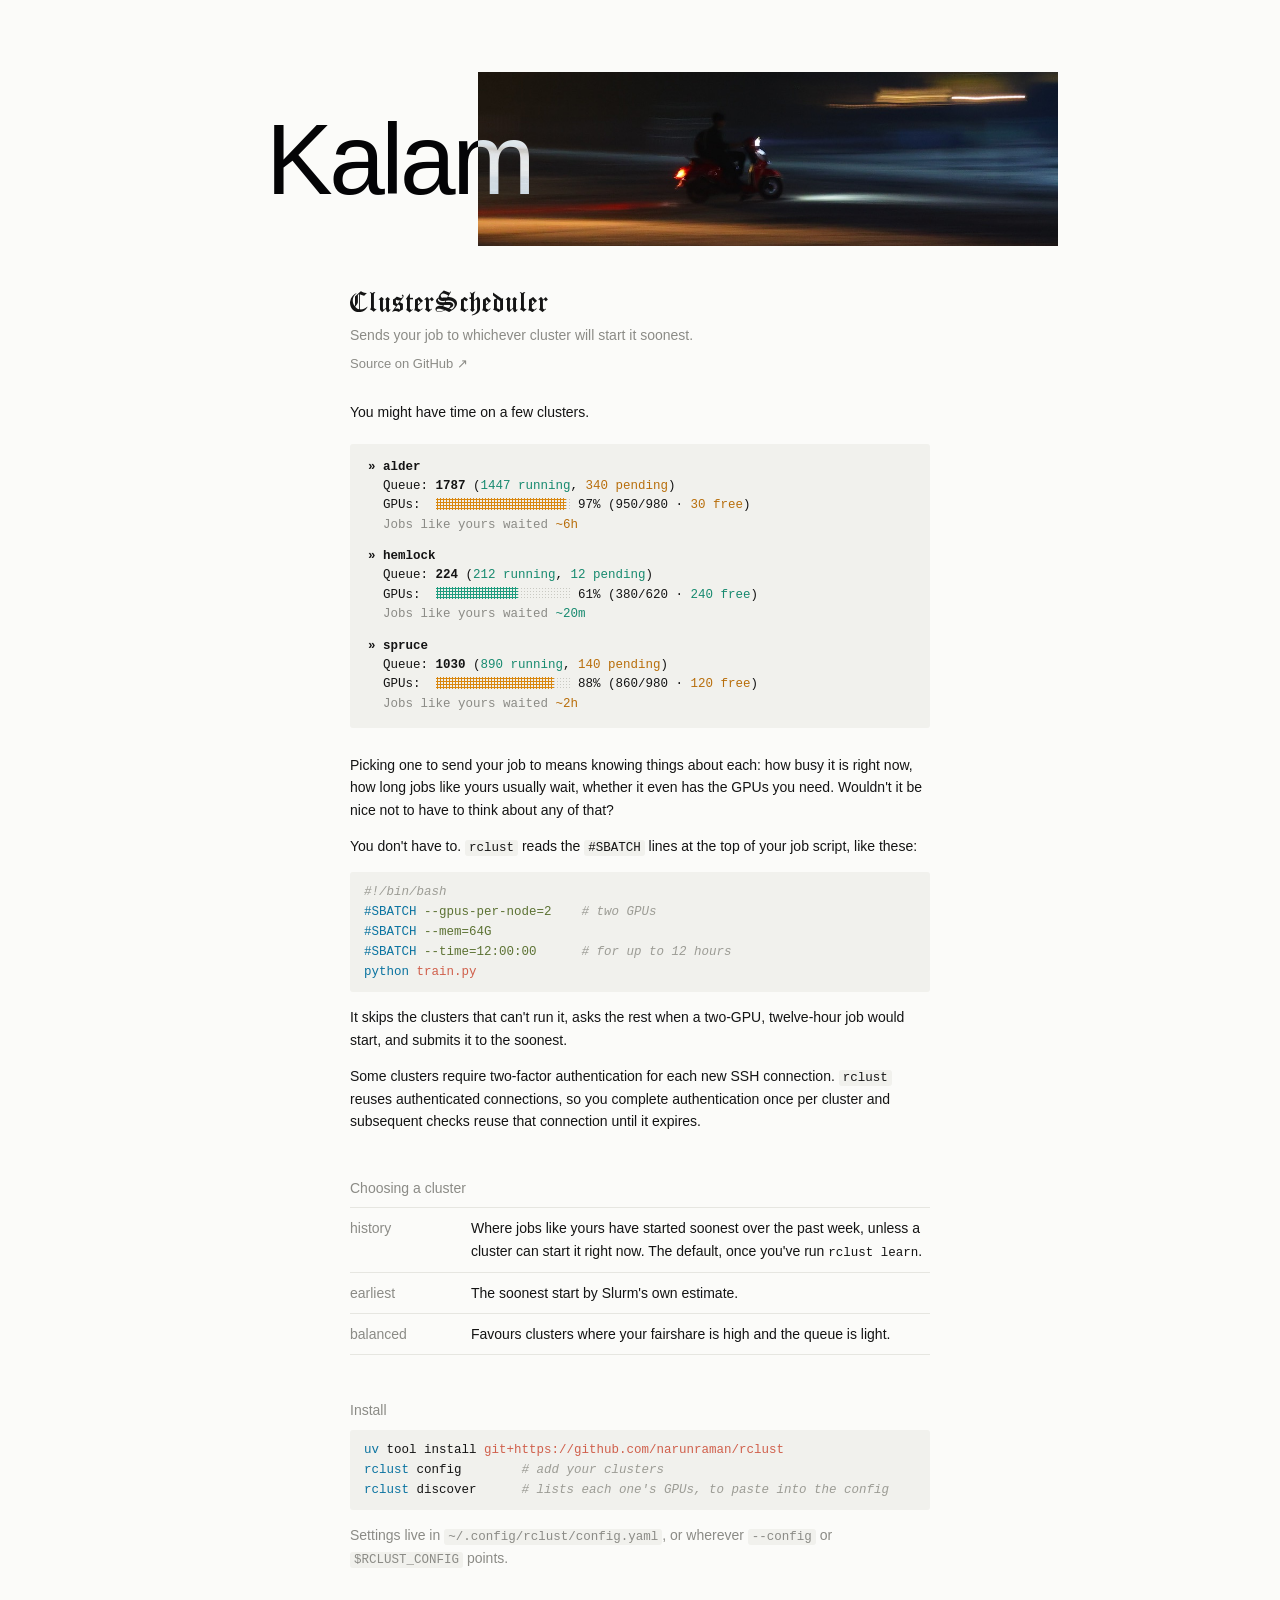
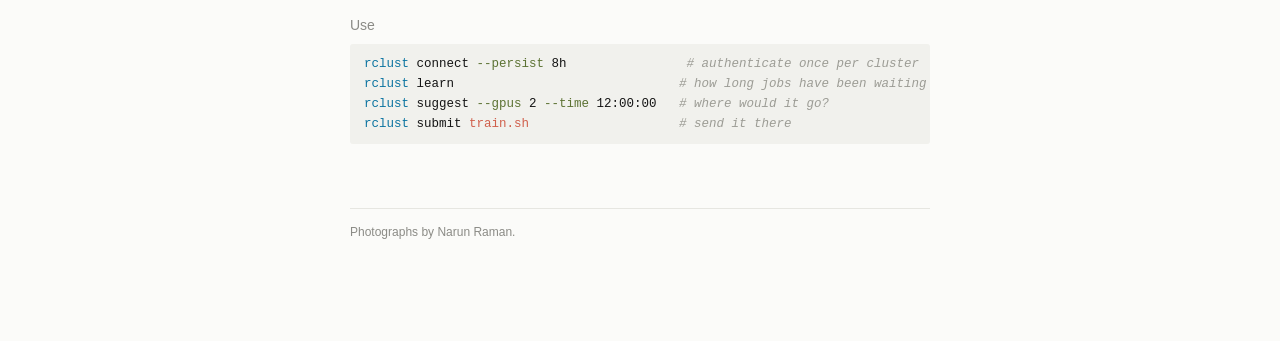
<file: docs/clusterscheduler/index.html>
<!doctype html>
<html lang="en">
<head>
  <meta charset="utf-8">
  <meta name="viewport" content="width=device-width, initial-scale=1">
  <title>ClusterScheduler · Kalam</title>
  <link rel="preconnect" href="https://fonts.googleapis.com">
  <link rel="preconnect" href="https://fonts.gstatic.com" crossorigin>
  <link rel="stylesheet" href="https://fonts.googleapis.com/css2?family=Grenze+Gotisch:wght@400..600&display=swap">
  <link rel="icon" href="/static/icons/kalam.svg" type="image/svg+xml">
  <link rel="icon" href="/static/icons/kalam-32.png" sizes="32x32" type="image/png">
  <link rel="apple-touch-icon" href="/static/icons/apple-touch-icon.png">
  <link rel="stylesheet" href="/static/css/style.css">
  <style>.back:not(.on) { opacity: 0; visibility: hidden; }</style>
</head>
<body>



<div class="page">
  
  <header class="head home">
    <a class="wordmark" href="/">Kalam</a>
    <img class="head-photo" src="/static/img/scooter-wide.jpg" alt="">
  </header>
  
  <a class="back" href="/" aria-label="Back to Kalam">
    <span class="dot" style="background-image: url('/static/img/scooter-wide.jpg')">
      <svg width="16" height="16" viewBox="0 0 16 16" aria-hidden="true"><path d="M9.5 3.5 5 8l4.5 4.5"/></svg></span>
    <span class="back-word">Kalam</span>
  </a>
  

  

  
    
  

  
<div class="project-head">
  <h1 class="title project">ClusterScheduler</h1>
  <p class="sub">Sends your job to whichever cluster will start it soonest.</p>
  <p class="repo-link"><a href="https://github.com/narunraman/rclust">Source on GitHub ↗</a></p>
</div>

<p>You might have time on a few clusters.</p>

<div class="term" role="img" aria-label="Three clusters: alder is nearly full with a long queue, hemlock has GPUs free, spruce is in between">
  
  
  <div class="t-block"><span class="t-h">» alder</span>
  Queue: <b>1787</b> (<span class="t-ok">1447 running</span>, <span class="t-warn">340 pending</span>)
  GPUs:  <span class="t-bar"><i class="warn" style="width: 97%"></i></span> 97% (950/980 · <span class="t-warn">30 free</span>)
  <span class="t-dim">Jobs like yours waited</span> <span class="t-warn">~6h</span></div>
  
  
  <div class="t-block"><span class="t-h">» hemlock</span>
  Queue: <b>224</b> (<span class="t-ok">212 running</span>, <span class="t-ok">12 pending</span>)
  GPUs:  <span class="t-bar"><i class="ok" style="width: 61%"></i></span> 61% (380/620 · <span class="t-ok">240 free</span>)
  <span class="t-dim">Jobs like yours waited</span> <span class="t-ok">~20m</span></div>
  
  
  <div class="t-block"><span class="t-h">» spruce</span>
  Queue: <b>1030</b> (<span class="t-ok">890 running</span>, <span class="t-warn">140 pending</span>)
  GPUs:  <span class="t-bar"><i class="warn" style="width: 88%"></i></span> 88% (860/980 · <span class="t-warn">120 free</span>)
  <span class="t-dim">Jobs like yours waited</span> <span class="t-warn">~2h</span></div>
</div>

<p>Picking one to send your job to means knowing things about each: how busy it is right now, how long
  jobs like yours usually wait, whether it even has the GPUs you need. Wouldn't it be nice not to have
  to think about any of that?</p>
<p>You don't have to. <code>rclust</code> reads the <code>#SBATCH</code> lines at the top of your job script, like these:</p>
<pre class="code lang-sh"><span class="ln"><span class="hl-com">#!/bin/bash</span></span><span class="ln"><span class="hl-cmd">#SBATCH</span> <span class="hl-flag">--gpus-per-node=2</span>    <span class="hl-com"># two GPUs</span></span><span class="ln"><span class="hl-cmd">#SBATCH</span> <span class="hl-flag">--mem=64G</span></span><span class="ln"><span class="hl-cmd">#SBATCH</span> <span class="hl-flag">--time=12:00:00</span>      <span class="hl-com"># for up to 12 hours</span></span><span class="ln"><span class="hl-cmd">python</span> <span class="hl-str">train.py</span></span></pre>
<p>It skips the clusters that can't run it, asks the rest when a two-GPU, twelve-hour job would start,
  and submits it to the soonest.</p>

<p>Some clusters require two-factor authentication for each new SSH connection.
  <code>rclust</code> reuses authenticated connections, so you complete authentication once per
  cluster and subsequent checks reuse that connection until it expires.</p>

<section class="section">
  <h2>Choosing a cluster</h2>
  <div class="rows two">
    <div class="row"><span class="k">history</span><span class="v">Where jobs like yours have started soonest over the past week, unless a cluster can start it right now. The default, once you've run <code>rclust learn</code>.</span></div>
    <div class="row"><span class="k">earliest</span><span class="v">The soonest start by Slurm's own estimate.</span></div>
    <div class="row"><span class="k">balanced</span><span class="v">Favours clusters where your fairshare is high and the queue is light.</span></div>
  </div>
</section>

<section class="section">
  <h2>Install</h2>
<pre class="code lang-sh"><span class="ln"><span class="hl-cmd">uv</span> tool install <span class="hl-str">git+https://github.com/narunraman/rclust</span><button type="button" class="cp" data-copy="uv tool install git+https://github.com/narunraman/rclust">copy</button></span><span class="ln"><span class="hl-cmd">rclust</span> config        <span class="hl-com"># add your clusters</span><button type="button" class="cp" data-copy="rclust config">copy</button></span><span class="ln"><span class="hl-cmd">rclust</span> discover      <span class="hl-com"># lists each one's GPUs, to paste into the config</span><button type="button" class="cp" data-copy="rclust discover">copy</button></span></pre>
  <p class="grey">Settings live in <code>~/.config/rclust/config.yaml</code>, or wherever <code>--config</code> or <code>$RCLUST_CONFIG</code> points.</p>
</section>

<section class="section">
  <h2>Use</h2>
<pre class="code lang-sh"><span class="ln"><span class="hl-cmd">rclust</span> connect <span class="hl-flag">--persist</span> 8h                <span class="hl-com"># authenticate once per cluster</span><button type="button" class="cp" data-copy="rclust connect --persist 8h">copy</button></span><span class="ln"><span class="hl-cmd">rclust</span> learn                              <span class="hl-com"># how long jobs have been waiting</span><button type="button" class="cp" data-copy="rclust learn">copy</button></span><span class="ln"><span class="hl-cmd">rclust</span> suggest <span class="hl-flag">--gpus</span> 2 <span class="hl-flag">--time</span> 12:00:00   <span class="hl-com"># where would it go?</span><button type="button" class="cp" data-copy="rclust suggest --gpus 2 --time 12:00:00">copy</button></span><span class="ln"><span class="hl-cmd">rclust</span> submit <span class="hl-str">train.sh</span>                    <span class="hl-com"># send it there</span><button type="button" class="cp" data-copy="rclust submit train.sh">copy</button></span></pre>
</section>


  <footer class="foot">
    <p>Photographs by Narun Raman.</p>
  </footer>
</div>
<script>
// copy one line of code; the button says "copied" until the next click elsewhere
document.addEventListener("click", function (e) {
  var b = e.target.closest && e.target.closest("button.cp");
  if (!b) return;
  navigator.clipboard.writeText(b.getAttribute("data-copy")).then(function () {
    document.querySelectorAll("button.cp.done").forEach(function (x) { x.classList.remove("done"); x.textContent = "copy"; });
    b.classList.add("done"); b.textContent = "copied";
  });
});
</script>
<script>
// project pages: as the header scrolls away the photo slides left across the wordmark, and once
// the header is gone a small "back to Kalam" mark appears top left
(function () {
  var back = document.querySelector(".back"), head = document.querySelector(".head.home");
  if (!back || !head) return;
  var photo = head.querySelector(".head-photo"), word = head.querySelector(".wordmark");
  var still = window.matchMedia("(prefers-reduced-motion: reduce)");
  var queued = false;
  function update() {
    queued = false;
    var bottom = head.getBoundingClientRect().bottom, end = bottom + window.scrollY;
    var p = Math.min(1, Math.max(0, window.scrollY / end));
    photo.style.transform = still.matches ? "" : "translateX(" + (-p * word.offsetWidth).toFixed(1) + "px)";
    back.classList.toggle("on", bottom < 0);
  }
  window.addEventListener("scroll", function () { if (!queued) { queued = true; requestAnimationFrame(update); } }, { passive: true });
  window.addEventListener("resize", update);
  update();
})();
</script>

</body>
</html>
</file>
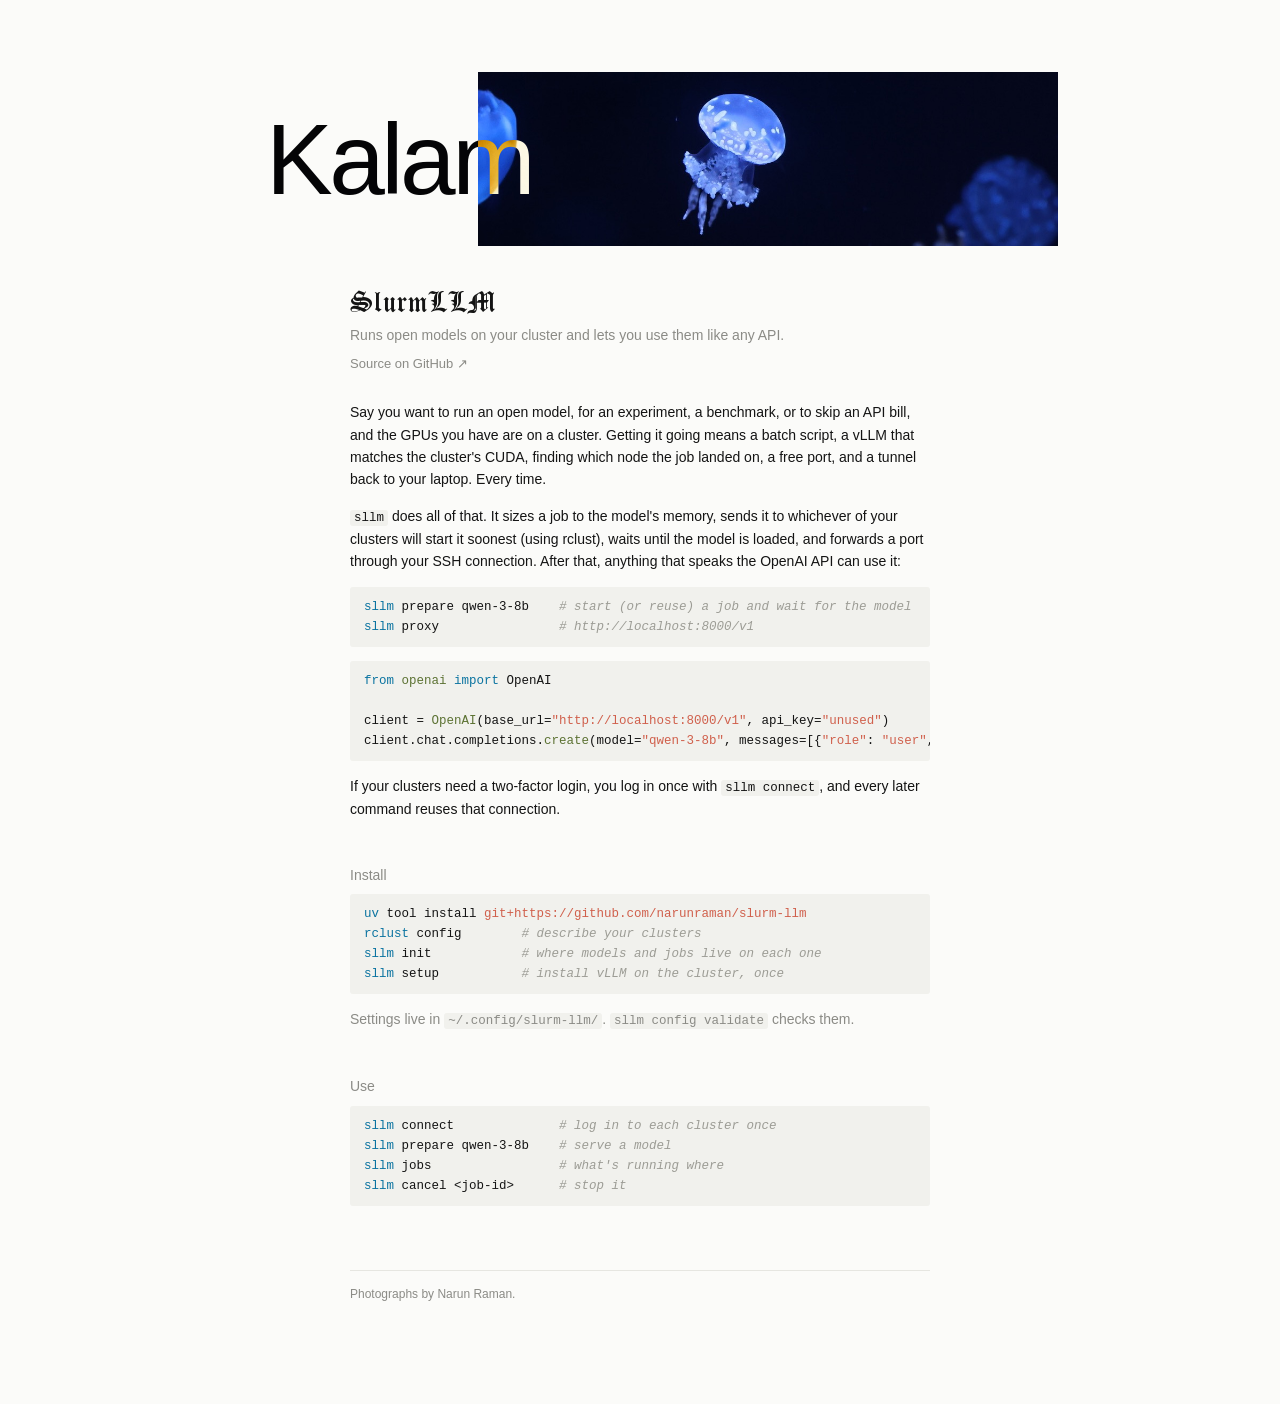
<file: docs/slurm-llm/index.html>
<!doctype html>
<html lang="en">
<head>
  <meta charset="utf-8">
  <meta name="viewport" content="width=device-width, initial-scale=1">
  <title>SlurmLLM · Kalam</title>
  <link rel="preconnect" href="https://fonts.googleapis.com">
  <link rel="preconnect" href="https://fonts.gstatic.com" crossorigin>
  <link rel="stylesheet" href="https://fonts.googleapis.com/css2?family=Grenze+Gotisch:wght@400..600&display=swap">
  <link rel="icon" href="/static/icons/kalam.svg" type="image/svg+xml">
  <link rel="icon" href="/static/icons/kalam-32.png" sizes="32x32" type="image/png">
  <link rel="apple-touch-icon" href="/static/icons/apple-touch-icon.png">
  <link rel="stylesheet" href="/static/css/style.css">
  <style>.back:not(.on) { opacity: 0; visibility: hidden; }</style>
</head>
<body>



<div class="page">
  
  <header class="head home">
    <a class="wordmark" href="/">Kalam</a>
    <img class="head-photo" src="/static/img/jellyfish-wide.jpg" alt="">
  </header>
  
  <a class="back" href="/" aria-label="Back to Kalam">
    <span class="dot" style="background-image: url('/static/img/jellyfish-wide.jpg'); background-position: 42% center">
      <svg width="16" height="16" viewBox="0 0 16 16" aria-hidden="true"><path d="M9.5 3.5 5 8l4.5 4.5"/></svg></span>
    <span class="back-word">Kalam</span>
  </a>
  

  

  
    
  

  
<div class="project-head">
  <h1 class="title project">SlurmLLM</h1>
  <p class="sub">Runs open models on your cluster and lets you use them like any API.</p>
  <p class="repo-link"><a href="https://github.com/narunraman/slurm-llm">Source on GitHub ↗</a></p>
</div>

<p>Say you want to run an open model, for an experiment, a benchmark, or to skip an API bill, and the
  GPUs you have are on a cluster. Getting it going means a batch script, a vLLM that matches the
  cluster's CUDA, finding which node the job landed on, a free port, and a tunnel back to your
  laptop. Every time.</p>
<p><code>sllm</code> does all of that. It sizes a job to the model's memory, sends it to whichever of
  your clusters will start it soonest (using <a href="/docs/clusterscheduler/">rclust</a>),
  waits until the model is loaded, and forwards a port through your SSH connection. After that,
  anything that speaks the OpenAI API can use it:</p>
<pre class="code lang-sh"><span class="ln"><span class="hl-cmd">sllm</span> prepare qwen-3-8b    <span class="hl-com"># start (or reuse) a job and wait for the model</span><button type="button" class="cp" data-copy="sllm prepare qwen-3-8b">copy</button></span><span class="ln"><span class="hl-cmd">sllm</span> proxy                <span class="hl-com"># http://localhost:8000/v1</span><button type="button" class="cp" data-copy="sllm proxy">copy</button></span></pre>
<pre class="code lang-py"><span class="ln"><span class="hl-kw">from</span> <span class="hl-fn">openai</span> <span class="hl-kw">import</span> OpenAI<button type="button" class="cp" data-copy="from openai import OpenAI">copy</button></span><span class="ln"> </span><span class="ln">client = <span class="hl-fn">OpenAI</span>(base_url=<span class="hl-str">"</span><span class="hl-str">http://localhost:8000/v1</span><span class="hl-str">"</span>, api_key=<span class="hl-str">"</span><span class="hl-str">unused</span><span class="hl-str">"</span>)<button type="button" class="cp" data-copy="client = OpenAI(base_url=&quot;http://localhost:8000/v1&quot;, api_key=&quot;unused&quot;)">copy</button></span><span class="ln">client.chat.completions.<span class="hl-fn">create</span>(model=<span class="hl-str">"</span><span class="hl-str">qwen-3-8b</span><span class="hl-str">"</span>, messages=[{<span class="hl-str">"</span><span class="hl-str">role</span><span class="hl-str">"</span>: <span class="hl-str">"</span><span class="hl-str">user</span><span class="hl-str">"</span>, <span class="hl-str">"</span><span class="hl-str">content</span><span class="hl-str">"</span>: <span class="hl-str">"</span><span class="hl-str">Hello!</span><span class="hl-str">"</span>}])<button type="button" class="cp" data-copy="client.chat.completions.create(model=&quot;qwen-3-8b&quot;, messages=[{&quot;role&quot;: &quot;user&quot;, &quot;content&quot;: &quot;Hello!&quot;}])">copy</button></span></pre>

<p>If your clusters need a two-factor login, you log in once with <code>sllm connect</code>, and
  every later command reuses that connection.</p>

<section class="section">
  <h2>Install</h2>
<pre class="code lang-sh"><span class="ln"><span class="hl-cmd">uv</span> tool install <span class="hl-str">git+https://github.com/narunraman/slurm-llm</span><button type="button" class="cp" data-copy="uv tool install git+https://github.com/narunraman/slurm-llm">copy</button></span><span class="ln"><span class="hl-cmd">rclust</span> config        <span class="hl-com"># describe your clusters</span><button type="button" class="cp" data-copy="rclust config">copy</button></span><span class="ln"><span class="hl-cmd">sllm</span> init            <span class="hl-com"># where models and jobs live on each one</span><button type="button" class="cp" data-copy="sllm init">copy</button></span><span class="ln"><span class="hl-cmd">sllm</span> setup           <span class="hl-com"># install vLLM on the cluster, once</span><button type="button" class="cp" data-copy="sllm setup">copy</button></span></pre>
  <p class="grey">Settings live in <code>~/.config/slurm-llm/</code>. <code>sllm config validate</code> checks them.</p>
</section>

<section class="section">
  <h2>Use</h2>
<pre class="code lang-sh"><span class="ln"><span class="hl-cmd">sllm</span> connect              <span class="hl-com"># log in to each cluster once</span><button type="button" class="cp" data-copy="sllm connect">copy</button></span><span class="ln"><span class="hl-cmd">sllm</span> prepare qwen-3-8b    <span class="hl-com"># serve a model</span><button type="button" class="cp" data-copy="sllm prepare qwen-3-8b">copy</button></span><span class="ln"><span class="hl-cmd">sllm</span> jobs                 <span class="hl-com"># what's running where</span><button type="button" class="cp" data-copy="sllm jobs">copy</button></span><span class="ln"><span class="hl-cmd">sllm</span> cancel &lt;job-id&gt;      <span class="hl-com"># stop it</span><button type="button" class="cp" data-copy="sllm cancel &lt;job-id&gt;">copy</button></span></pre>
</section>


  <footer class="foot">
    <p>Photographs by Narun Raman.</p>
  </footer>
</div>
<script>
// copy one line of code; the button says "copied" until the next click elsewhere
document.addEventListener("click", function (e) {
  var b = e.target.closest && e.target.closest("button.cp");
  if (!b) return;
  navigator.clipboard.writeText(b.getAttribute("data-copy")).then(function () {
    document.querySelectorAll("button.cp.done").forEach(function (x) { x.classList.remove("done"); x.textContent = "copy"; });
    b.classList.add("done"); b.textContent = "copied";
  });
});
</script>
<script>
// project pages: as the header scrolls away the photo slides left across the wordmark, and once
// the header is gone a small "back to Kalam" mark appears top left
(function () {
  var back = document.querySelector(".back"), head = document.querySelector(".head.home");
  if (!back || !head) return;
  var photo = head.querySelector(".head-photo"), word = head.querySelector(".wordmark");
  var still = window.matchMedia("(prefers-reduced-motion: reduce)");
  var queued = false;
  function update() {
    queued = false;
    var bottom = head.getBoundingClientRect().bottom, end = bottom + window.scrollY;
    var p = Math.min(1, Math.max(0, window.scrollY / end));
    photo.style.transform = still.matches ? "" : "translateX(" + (-p * word.offsetWidth).toFixed(1) + "px)";
    back.classList.toggle("on", bottom < 0);
  }
  window.addEventListener("scroll", function () { if (!queued) { queued = true; requestAnimationFrame(update); } }, { passive: true });
  window.addEventListener("resize", update);
  update();
})();
</script>

</body>
</html>
</file>
<file: static/css/style.css>
/* Kalam. One quiet column; one small photograph per page, set in the margin.
   Static by design: no transitions, animations, sticky elements or scroll effects. */

:root {
  color-scheme: light;
  --bg: #fbfbf9;
  --ink: #141414;
  --grey: #8b8b86;
  --rule: #e6e6e1;
  --wash: #f1f1ed;
  --col: 580px;
  --wide: 900px;
  --sans: -apple-system, BlinkMacSystemFont, "Helvetica Neue", Helvetica, Arial, sans-serif;
  --mono: ui-monospace, "SF Mono", Menlo, Consolas, monospace;
  --cerulean: #0a73a0; --salmon: #d0604c; --moss: #5c7233;
  --del: #9f1c20; --del-bg: #f8eceb;
  --add: #22662f; --add-bg: #ebf3ec;
}

* { box-sizing: border-box; }
html { background: var(--bg); }
body { margin: 0; background: var(--bg); color: var(--ink); font: 14px/1.6 var(--sans); -webkit-font-smoothing: antialiased; }
a { color: var(--ink); text-decoration: none; }
p a, .sub a, .group-help a { font-weight: 500; }
a:hover { color: var(--grey); }
p { margin: 0 0 14px; }
h1, h2, h3 { font-size: inherit; font-weight: 500; margin: 0; }
code, pre, kbd { font-family: var(--mono); font-size: 12.5px; }
img { display: block; max-width: 100%; }
.grey { color: var(--grey); }

/* page ---------------------------------------------------------------------- */
.page { position: relative; width: min(var(--col), 100% - 40px); margin: 0 auto; padding: 72px 0 96px; }
.page.wide { width: min(var(--wide), 100% - 40px); }
/* Cloister Black (Morris Fuller Benton, 1904; digital revival by Dieter Steffmann) is used when
   static/fonts/CloisterBlack.ttf is present; Grenze Gotisch (Google Fonts) stands in otherwise. */
@font-face { font-family: "Cloister Black"; src: url("../fonts/CloisterBlack.ttf") format("truetype"); font-display: swap; }
.row .name, .title.project { font-family: "Cloister Black", "Grenze Gotisch", Georgia, serif; font-weight: 400; }

/* wordmark: a big soft serif that hangs out to the left of the column */
.head { margin-bottom: 40px; }
.wordmark {
  display: inline-block; font-family: var(--sans); font-weight: 400; color: var(--ink);
  letter-spacing: -0.035em; line-height: 0.95; font-size: 44px;
}
.head.home { display: flex; align-items: center; background: var(--bg); isolation: isolate; }
.head.home .wordmark { font-size: 100px; flex: none; position: relative; z-index: 1; color: #fff; mix-blend-mode: difference; }
.head-photo { width: 580px; max-width: none; aspect-ratio: 10 / 3; object-fit: cover; margin-left: -54px; position: relative; z-index: 0; }
.wordmark:hover { color: var(--ink); }
@media (min-width: 1000px) {
  .head .wordmark { margin-left: -64px; }
  /* outdent the whole header (not just the word) so its background sits behind every letter */
  .head.home { margin-left: -84px; width: calc(100% + 84px); }
  .head.home .wordmark { margin-left: 0; }
}

.title { margin-bottom: 2px; }
.title.project { font-size: 30px; line-height: 1; margin-bottom: 8px; }
.project-head { position: relative; }

/* project pages: a fixed "back to Kalam" mark, top left, shown once the header has scrolled away */
.back { position: fixed; top: 18px; left: max(24px, 50% - var(--col) / 2 - 136px);  /* ends ~40px short of the text column */
        z-index: 10; display: flex; align-items: center; gap: 9px;
        color: var(--ink); font-family: var(--sans); font-size: 19px; letter-spacing: -0.03em;
        opacity: 0; visibility: hidden; transition: opacity 0.15s, visibility 0.15s; }
.back.on { opacity: 1; visibility: visible; }
.back:hover { color: var(--ink); }
.back .dot { width: 34px; height: 34px; border-radius: 50%; background-size: cover; background-position: center;
             display: grid; place-items: center; box-shadow: inset 0 0 0 20px rgba(0, 0, 0, 0.18); }
.back .dot svg { width: 16px; height: 16px; fill: none; stroke: #fff; stroke-width: 2; stroke-linecap: round; stroke-linejoin: round; }
.back:hover .dot { filter: brightness(0.85); }
@media (prefers-reduced-motion: reduce) { .back { transition: none; } }
/* on a phone the mark floats over the text, so it gets a small backing (a pill, not a bar) */
@media (max-width: 640px) {
  .back { top: 10px; left: 10px; padding: 4px 14px 4px 4px; border-radius: 999px;
          background: rgba(251, 251, 249, 0.94); box-shadow: 0 1px 6px rgba(0, 0, 0, 0.08); }
}
.repo-link { margin: -18px 0 26px; font-size: 13px; }
.repo-link a { color: var(--grey); }
.repo-link a:hover { color: var(--ink); }
.sub { color: var(--grey); margin-bottom: 26px; }
.section { margin-top: 44px; }
.section > h2 { color: var(--grey); font-weight: 400; margin-bottom: 8px; }
.section > h2.lead { color: var(--ink); }

/* the list: the thing to look at ------------------------------------------------ */
.rows { border-top: 1px solid var(--rule); }
.row { display: grid; grid-template-columns: 7.5em minmax(0, 1fr) auto; gap: 16px; padding: 9px 0; border-bottom: 1px solid var(--rule); align-items: baseline; }
.row .k { color: var(--grey); }
a.row { color: var(--ink); }
a.row:hover { color: var(--ink); }
.rows.linked:hover .row { color: #c4c4be; }
.rows.linked:hover .row img { opacity: 0.35; }
.rows.linked .row:hover, .rows.linked .row:hover .k { color: var(--ink); }
.rows.linked .row:hover img { opacity: 1; }
.rows.tools .row { grid-template-columns: 11em minmax(0, 1fr); gap: 16px; padding: 14px 0; align-items: baseline; }
.row .name { font-size: 22px; line-height: 1; }
.row.muted, .row.muted a { color: var(--grey); }
.rows.two .row { grid-template-columns: 7.5em minmax(0, 1fr); }

/* photographs in the margin ------------------------------------------------------ */
.plate { margin: 0 0 28px; }
.plate img { width: 100%; }
.plate figcaption { color: var(--grey); font-size: 11px; line-height: 1.4; margin-top: 6px; }
@media (min-width: 1100px) {
  .plate { position: absolute; margin: 0; }
  .plate.left-high   { width: 196px; right: calc(100% + 64px); top: 250px; }
  .plate.right-title { width: 150px; left: calc(100% + 72px); top: 150px; }
  .plate.right-low   { width: 240px; left: calc(100% + 56px); top: 420px; }
  .plate.left-low    { width: 170px; right: calc(100% + 80px); top: 360px; }
}
.plate.left-high img { aspect-ratio: 3 / 4; object-fit: cover; }
.plate.right-title img { aspect-ratio: 2 / 3; object-fit: cover; }
.plate.right-low img { aspect-ratio: 16 / 9; object-fit: cover; }
.plate.left-low img { aspect-ratio: 1 / 1; object-fit: cover; }

/* code ------------------------------------------------------------------- */
pre { margin: 0 0 14px; padding: 12px 14px; background: var(--wash); overflow-x: auto; line-height: 1.6; border-radius: 3px;
      white-space: pre-wrap; overflow-wrap: anywhere; }
.wide pre { white-space: pre; overflow-wrap: normal; }
p code, li code { background: var(--wash); padding: 1px 4px; border-radius: 3px; }

/* controls ---------------------------------------------------------------------- */
.btn, button.btn {
  display: inline-block; font: 13px/1 var(--sans); padding: 8px 13px; border-radius: 4px; cursor: pointer;
  background: var(--ink); color: var(--bg); border: 1px solid var(--ink); text-decoration: none;
}
.btn.quiet { background: transparent; color: var(--ink); border-color: #cfcfc9; }
.btn:disabled { opacity: 0.35; cursor: default; }
.actions { display: flex; flex-wrap: wrap; gap: 8px; align-items: center; margin: 18px 0; }
.link-button { background: none; border: 0; padding: 0; font: inherit; color: var(--grey); cursor: pointer; }
.link-button:hover { color: var(--ink); }

.drop { display: block; border: 1px dashed #bdbdb7; border-radius: 4px; padding: 38px 16px; text-align: center; cursor: pointer; color: var(--grey); }
.drop input[type=file] { position: absolute; width: 1px; height: 1px; opacity: 0; }
.drop.drag, .drop:hover { border-color: var(--ink); color: var(--ink); }
.drop .file { display: block; margin-top: 4px; font-size: 12px; }
textarea { display: block; width: 100%; border: 1px solid var(--rule); border-radius: 4px; padding: 10px 12px; background: #fff;
           font: 12.5px/1.5 var(--mono); resize: vertical; margin-top: 6px; }
textarea:disabled { background: var(--wash); color: var(--grey); }
label.check { display: block; margin: 6px 0; }
input[type=checkbox] { accent-color: var(--ink); margin: 0 8px 0 0; vertical-align: -1px; }

.note { padding: 10px 12px; background: var(--wash); border-radius: 4px; margin: 0 0 18px; }
.note.error { background: var(--del-bg); color: var(--del); }
.tag { display: inline-block; font-size: 11px; line-height: 1.5; padding: 0 6px; border: 1px solid #d6d6d0; border-radius: 3px; color: var(--grey); margin-left: 6px; }
.tag.warn { border-color: var(--del); color: var(--del); }

.bar { height: 2px; background: var(--rule); margin: 22px 0 10px; }
.bar > div { height: 2px; background: var(--ink); }

/* bibfix review ------------------------------------------------------------------------ */
.counts { display: flex; flex-wrap: wrap; gap: 6px 22px; margin: 6px 0 22px; }
.counts a { color: var(--grey); }
.counts a:hover { color: var(--ink); }
.counts b { font-weight: 500; }
.toolbar { display: flex; flex-wrap: wrap; gap: 8px; align-items: center; padding: 12px 0; border-top: 1px solid var(--rule); border-bottom: 1px solid var(--rule); }
.toolbar .selected { margin-right: auto; color: var(--grey); }
.group { margin-top: 40px; }
.group-head { display: flex; justify-content: space-between; align-items: baseline; gap: 14px; padding-bottom: 6px; border-bottom: 1px solid var(--rule); }
.group-head h2 { font-weight: 500; }
.group-head .bulk { display: flex; gap: 14px; color: var(--grey); }
.group-help { color: var(--grey); margin: 8px 0 4px; }
.entry { padding: 14px 0; border-bottom: 1px solid var(--rule); }
.entry-head { display: flex; justify-content: space-between; gap: 12px; flex-wrap: wrap; margin-bottom: 6px; }
.entry-head label { font: 13px var(--mono); cursor: pointer; }
.entry:has(input:not(:checked)) .diffs { opacity: 0.45; }
.diffs { display: grid; grid-template-columns: 8.5em minmax(0, 1fr) minmax(0, 1fr); gap: 2px 12px; font: 12px/1.5 var(--mono); }
.diffs > div { display: contents; }
.diffs .f { color: var(--grey); }
.diffs .o, .diffs .p { white-space: pre-wrap; word-break: break-word; padding: 0 5px; border-radius: 2px; }
.diffs .changed .o, .diffs .removed .o { background: var(--del-bg); color: var(--del); }
.diffs .changed .p, .diffs .added .p { background: var(--add-bg); color: var(--add); }
details { margin-top: 6px; }
summary { cursor: pointer; color: var(--grey); font-size: 12px; }
.pair { display: grid; grid-template-columns: minmax(0, 1fr) minmax(0, 1fr); gap: 12px; margin-top: 8px; }
.keys { font: 12.5px/2 var(--mono); }

/* footer ----------------------------------------------------------------------------------- */
.foot { margin-top: 64px; padding-top: 14px; border-top: 1px solid var(--rule); color: var(--grey); font-size: 12px; }
.foot p { margin: 0 0 6px; }
.foot a { color: var(--grey); font-weight: 400; }
.foot a:hover { color: var(--ink); }
.go { display: inline-block; margin: 4px 0 26px; }

@media (max-width: 640px) {
  .page { padding-top: 40px; }
  /* same header as on a wide screen, scaled to the phone: the photo overlaps the end of the
     wordmark by the same proportion (54% of the font size) */
  .head.home .wordmark { font-size: 16vw; }
  .head-photo { width: 58vw; margin-left: -8.6vw; }
  .row, .rows.two .row, .rows.tools .row { grid-template-columns: minmax(0, 1fr); gap: 2px; }
  .diffs, .pair { grid-template-columns: minmax(0, 1fr); }
}

a.btn:hover { color: var(--bg); background: #3a3a38; border-color: #3a3a38; }
a.btn.quiet:hover, .btn.quiet:hover { color: var(--ink); background: var(--wash); }

/* code: highlighted lines, each with its own copy button ---------------------------------- */
pre.code { padding: 10px 0; white-space: pre; overflow-x: auto; }
pre.code .ln { display: block; position: relative; padding: 0 64px 0 14px; min-height: 1.6em; }
pre.code .ln:hover { background: #e9e9e4; }
pre.code .cp { position: absolute; right: 8px; top: 0; visibility: hidden; background: none; border: 0; padding: 0 2px;
               font: 11px/1.6 var(--sans); color: var(--grey); cursor: pointer; }
pre.code .ln:hover .cp, pre.code .cp.done { visibility: visible; }
pre.code .cp:hover, pre.code .cp.done { color: var(--ink); }
pre.code.lang-py { max-height: 520px; }
.hl-cmd, .hl-kw { color: var(--cerulean); }
.hl-fn, .hl-flag { color: var(--moss); }
.hl-str, .hl-num { color: var(--salmon); }
.hl-com { color: #9c9c95; font-style: italic; }

/* ClusterScheduler page: three clusters shown as a small terminal readout */
.term { background: var(--wash); color: var(--ink); border-radius: 3px; font: 12.5px/1.55 var(--mono); padding: 14px 18px;
        margin: 20px 0 26px; overflow-x: auto; }
.term .t-block { white-space: pre; }
.term .t-block + .t-block { margin-top: 12px; }
.term .t-h, .term b { color: var(--ink); font-weight: 700; }
.term .t-ok { color: #178a6f; }
.term .t-warn { color: #b86e0b; }
.term .t-dim { color: var(--grey); }
/* dotted bars, like a terminal's shaded block characters */
.term .t-bar { display: inline-block; width: 18ch; height: 0.95em; vertical-align: -0.12em; position: relative;
               background: radial-gradient(circle, #c9c9c2 0.6px, transparent 0.9px) 0 0 / 3px 3px; }
.term .t-bar i { position: absolute; inset: 0 auto 0 0; }
.term .t-bar i.ok { background: radial-gradient(circle, #1f9c7e 1px, transparent 1.3px) 0 0 / 3px 3px; }
.term .t-bar i.warn { background: radial-gradient(circle, #d9870f 1px, transparent 1.3px) 0 0 / 3px 3px; }
@media (max-width: 640px) { .term { font-size: 11px; padding: 12px 12px; } .term .t-bar { width: 12ch; } }

/* Mâché page: a marked-up proof — a paragraph set like a paper, with the marks in place and the
   thread in the margin. An illustration, not the interface. */
.proof { display: grid; grid-template-columns: minmax(0, 1fr) 168px; gap: 22px; margin: 30px 0 8px; }
.proof .sheet { font: 16px/1.62 Georgia, "Times New Roman", serif; color: #2b2b28; }
.proof .sheet p { margin: 0 0 12px; }
.proof del { color: var(--del); background: var(--del-bg); text-decoration: line-through; text-decoration-thickness: 1px; padding: 0 2px; }
.proof ins { color: var(--add); background: var(--add-bg); text-decoration: none; padding: 0 2px; }
.proof mark { background: #f6e7a6; color: inherit; border-bottom: 2px solid #c9a227; padding: 0 1px; }
.proof .moved { border-left: 2px solid #9b7be0; padding-left: 12px; margin-left: -14px; }
.proof .moved-tag { display: block; font: 11px/1.4 var(--sans); color: #7c62c4; margin-bottom: 2px; }
.proof .margin { position: relative; }
.proof .note-card { position: relative; border-left: 2px solid #c9a227; padding: 2px 0 2px 12px; font-size: 12.5px; line-height: 1.45; margin-top: 160px; }
.proof .note-card::before { content: ""; position: absolute; left: -24px; top: 9px; width: 20px; border-top: 1px dashed #c9a227; }
.proof .note-card p { margin: 0 0 8px; }
.proof .who { font-size: 11px; color: var(--grey); }
.proof .who.you { color: #a47f10; }
.proof .who.agent { color: var(--cerulean); }
.proof .decision { font-size: 11px; color: var(--add); }
.key { display: flex; flex-wrap: wrap; gap: 6px 18px; font-size: 12px; color: var(--grey); margin: 0 0 8px; }
.key span::before { content: ""; display: inline-block; width: 10px; height: 10px; margin-right: 6px; vertical-align: -1px; border-radius: 2px; }
.key .k-del::before { background: var(--del-bg); box-shadow: inset 0 0 0 1px var(--del); }
.key .k-add::before { background: var(--add-bg); box-shadow: inset 0 0 0 1px var(--add); }
.key .k-note::before { background: #f6e7a6; box-shadow: inset 0 0 0 1px #c9a227; }
.key .k-move::before { background: #efe8fb; box-shadow: inset 0 0 0 1px #9b7be0; }
@media (max-width: 640px) {
  .proof { grid-template-columns: minmax(0, 1fr); }
  .proof .note-card { margin-top: 0; }
  .proof .note-card::before { display: none; }
}
/* on a wide screen the thread sits in the page margin, beside the text, like a sidebar */
@media (min-width: 1100px) {
  .proof { position: relative; grid-template-columns: minmax(0, 1fr); }
  .proof .margin { position: absolute; left: calc(100% + 36px); top: 0; width: 210px; }
  .proof .note-card { margin-top: 112px; }
  .proof .note-card::before { left: -46px; width: 42px; }
}
</file>
